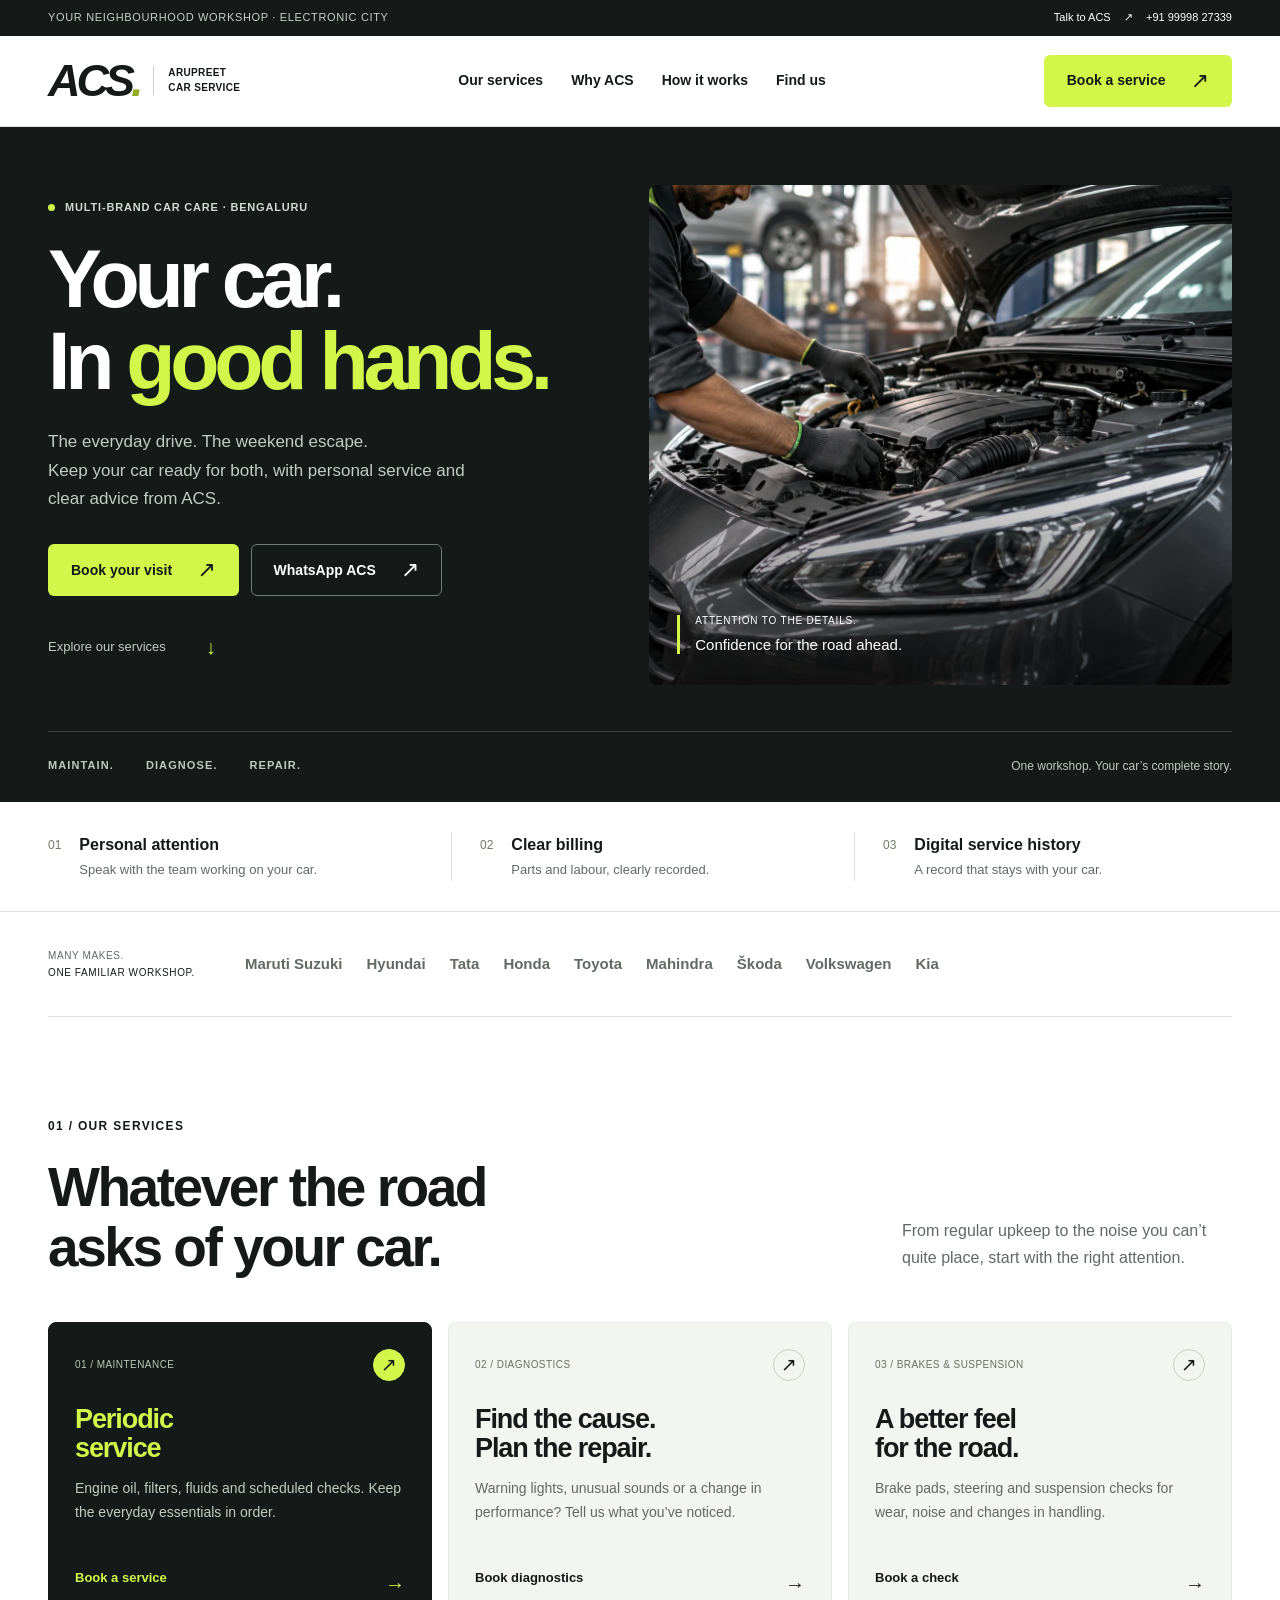
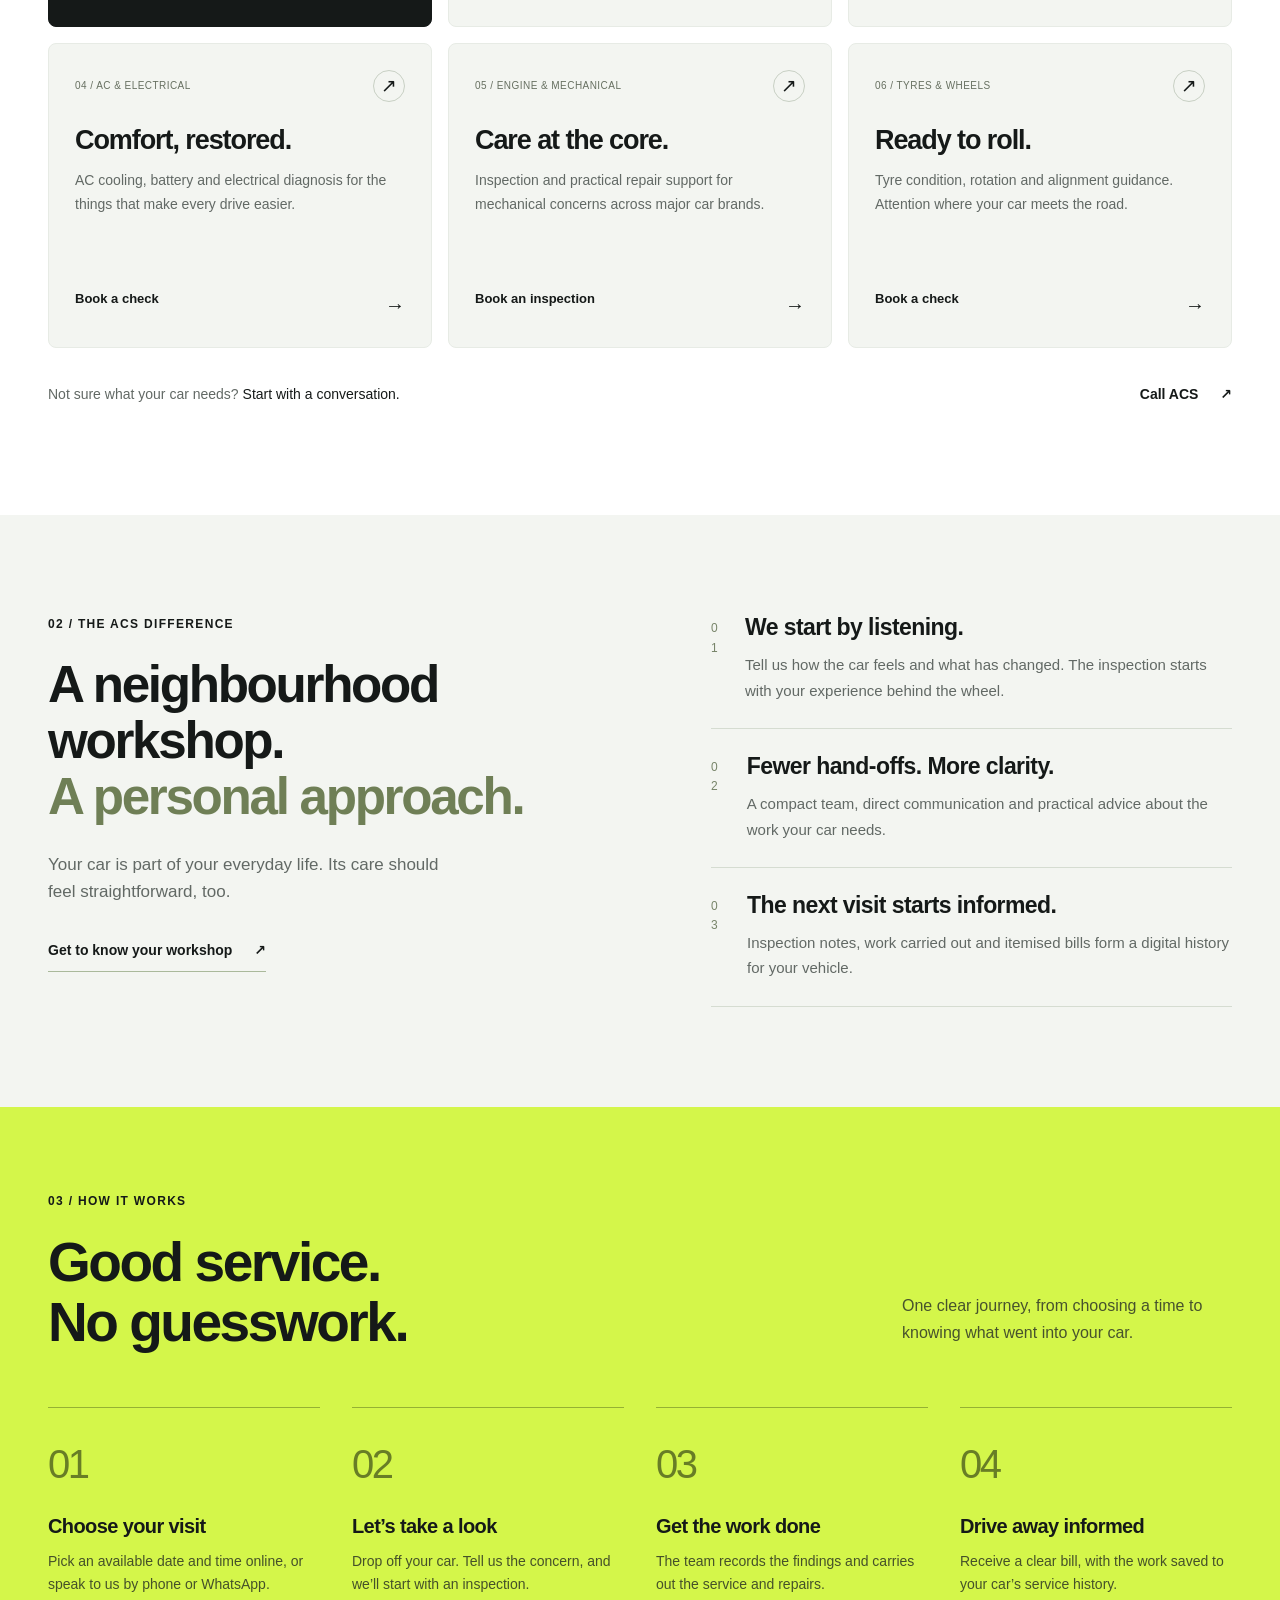
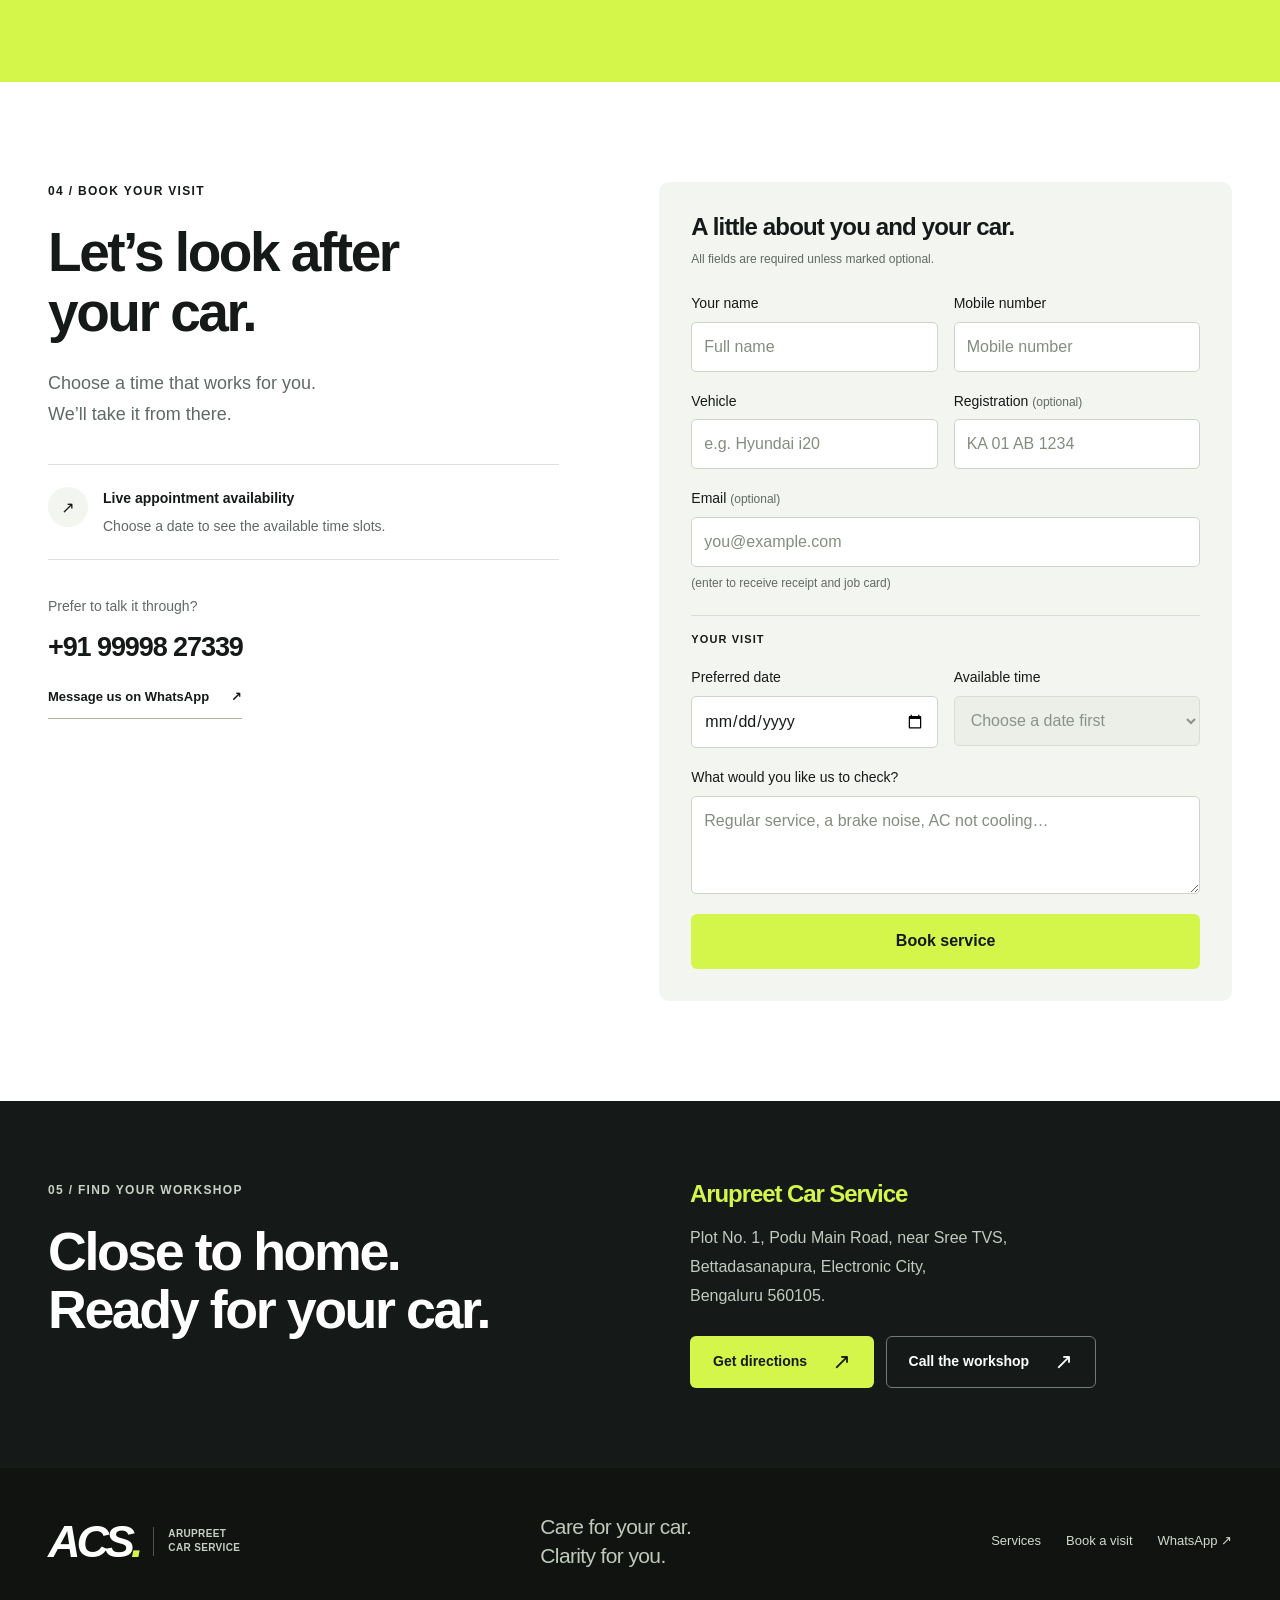
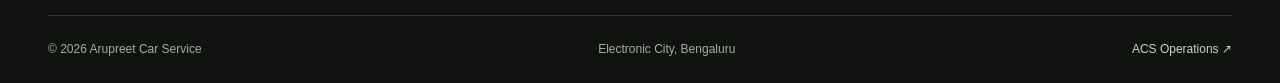
<file: index.html>
<!doctype html>
<html lang="en">
<head>
<meta charset="utf-8"><meta name="viewport" content="width=device-width, initial-scale=1">
<meta name="theme-color" content="#151918">
<title>ACS | Car Service & Repair in Electronic City, Bengaluru</title>
<meta name="description" content="Multi-brand car service in Electronic City. Book maintenance, diagnostics, brakes and AC repairs with Arupreet Car Service. Clear billing and digital service history.">
<link rel="stylesheet" href="public.css">
</head>
<body class="site-body">
<a class="skip-link" href="#main">Skip to content</a>
<div class="location-bar"><div class="container"><span>YOUR NEIGHBOURHOOD WORKSHOP · ELECTRONIC CITY</span><a href="tel:+919999827339">Talk to ACS <span aria-hidden="true">↗</span> +91 99998 27339</a></div></div>
<header class="site-nav">
<a class="identity" href="#top" aria-label="Arupreet Car Service home"><span class="wordmark">ACS<span>.</span></span><span class="identity-name">ARUPREET<br>CAR SERVICE</span></a>
<button class="menu-toggle button secondary" type="button" aria-controls="siteMenu" aria-expanded="false">Menu <span aria-hidden="true">☰</span></button>
<nav id="siteMenu" aria-label="Main navigation"><a href="#services">Our services</a><a href="#why">Why ACS</a><a href="#process">How it works</a><a href="#contact">Find us</a></nav>
<a class="button primary nav-book" href="#booking">Book a service <span aria-hidden="true">↗</span></a>
</header>
<main id="main">
<section class="hero" id="top" aria-labelledby="heroTitle"><div class="container hero-grid">
<div class="hero-copy"><p class="eyebrow"><span class="signal" aria-hidden="true"></span> MULTI-BRAND CAR CARE · BENGALURU</p><h1 id="heroTitle">Your car.<br>In <em>good hands.</em></h1><p class="hero-description">The everyday drive. The weekend escape.<br class="desktop-break"> Keep your car ready for both, with personal service and clear advice from ACS.</p><div class="hero-actions"><a class="button primary" href="#booking">Book your visit <span aria-hidden="true">↗</span></a><a class="button outline" data-wa-link target="_blank" rel="noopener">WhatsApp ACS <span aria-hidden="true">↗</span></a></div><a class="hero-explore" href="#services">Explore our services <span aria-hidden="true">↓</span></a></div>
<div class="hero-visual"><img src="assets/images/acs-care-hero.webp" alt="Illustrative close-up of a technician inspecting a car engine" width="1536" height="1024" fetchpriority="high"><div class="photo-caption"><span class="caption-rule"></span><span>ATTENTION TO THE DETAILS.<br><b>Confidence for the road ahead.</b></span></div></div>
</div><div class="hero-bottom container"><span>MAINTAIN.</span><span>DIAGNOSE.</span><span>REPAIR.</span><span class="hero-bottom-note">One workshop. Your car’s complete story.</span></div></section>
<section class="assurance-strip" aria-label="The ACS approach"><div class="container assurance-grid"><div><span class="assurance-symbol" aria-hidden="true">01</span><p><b>Personal attention</b><span>Speak with the team working on your car.</span></p></div><div><span class="assurance-symbol" aria-hidden="true">02</span><p><b>Clear billing</b><span>Parts and labour, clearly recorded.</span></p></div><div><span class="assurance-symbol" aria-hidden="true">03</span><p><b>Digital service history</b><span>A record that stays with your car.</span></p></div></div></section>
<section class="brand-section container" aria-label="Car brands serviced"><p>MANY MAKES.<br><b>ONE FAMILIAR WORKSHOP.</b></p><div class="brand-list"><span>Maruti Suzuki</span><span>Hyundai</span><span>Tata</span><span>Honda</span><span>Toyota</span><span>Mahindra</span><span>Škoda</span><span>Volkswagen</span><span>Kia</span></div></section>
<section class="section container" id="services"><div class="section-heading"><div><p class="eyebrow">01 / OUR SERVICES</p><h2>Whatever the road<br>asks of your car.</h2></div><p>From regular upkeep to the noise you can’t quite place, start with the right attention.</p></div>
<div class="service-grid">
<a class="service-card featured" href="#booking" data-service="Periodic service"><div class="service-card-top"><span>01 / MAINTENANCE</span><span class="service-arrow" aria-hidden="true">↗</span></div><h3>Periodic<br>service</h3><p>Engine oil, filters, fluids and scheduled checks. Keep the everyday essentials in order.</p><span class="service-link">Book a service <span aria-hidden="true">→</span></span></a>
<a class="service-card" href="#booking" data-service="Diagnostics and repair"><div class="service-card-top"><span>02 / DIAGNOSTICS</span><span class="service-arrow" aria-hidden="true">↗</span></div><h3>Find the cause.<br>Plan the repair.</h3><p>Warning lights, unusual sounds or a change in performance? Tell us what you’ve noticed.</p><span class="service-link">Book diagnostics <span aria-hidden="true">→</span></span></a>
<a class="service-card" href="#booking" data-service="Brakes and suspension"><div class="service-card-top"><span>03 / BRAKES & SUSPENSION</span><span class="service-arrow" aria-hidden="true">↗</span></div><h3>A better feel<br>for the road.</h3><p>Brake pads, steering and suspension checks for wear, noise and changes in handling.</p><span class="service-link">Book a check <span aria-hidden="true">→</span></span></a>
<a class="service-card" href="#booking" data-service="AC and electrical"><div class="service-card-top"><span>04 / AC & ELECTRICAL</span><span class="service-arrow" aria-hidden="true">↗</span></div><h3>Comfort, restored.</h3><p>AC cooling, battery and electrical diagnosis for the things that make every drive easier.</p><span class="service-link">Book a check <span aria-hidden="true">→</span></span></a>
<a class="service-card" href="#booking" data-service="Engine and mechanical repair"><div class="service-card-top"><span>05 / ENGINE & MECHANICAL</span><span class="service-arrow" aria-hidden="true">↗</span></div><h3>Care at the core.</h3><p>Inspection and practical repair support for mechanical concerns across major car brands.</p><span class="service-link">Book an inspection <span aria-hidden="true">→</span></span></a>
<a class="service-card" href="#booking" data-service="Tyres and wheel care"><div class="service-card-top"><span>06 / TYRES & WHEELS</span><span class="service-arrow" aria-hidden="true">↗</span></div><h3>Ready to roll.</h3><p>Tyre condition, rotation and alignment guidance. Attention where your car meets the road.</p><span class="service-link">Book a check <span aria-hidden="true">→</span></span></a>
</div><div class="service-help"><p>Not sure what your car needs? <b>Start with a conversation.</b></p><a href="tel:+919999827339">Call ACS <span aria-hidden="true">↗</span></a></div></section>
<section class="why-section" id="why"><div class="container why-grid"><div><p class="eyebrow">02 / THE ACS DIFFERENCE</p><h2>A neighbourhood<br>workshop.<br><em>A personal approach.</em></h2><p class="why-intro">Your car is part of your everyday life. Its care should feel straightforward, too.</p><a class="text-link" href="#booking">Get to know your workshop <span aria-hidden="true">↗</span></a></div><div class="why-details"><article><span aria-hidden="true">01</span><div><h3>We start by listening.</h3><p>Tell us how the car feels and what has changed. The inspection starts with your experience behind the wheel.</p></div></article><article><span aria-hidden="true">02</span><div><h3>Fewer hand-offs. More clarity.</h3><p>A compact team, direct communication and practical advice about the work your car needs.</p></div></article><article><span aria-hidden="true">03</span><div><h3>The next visit starts informed.</h3><p>Inspection notes, work carried out and itemised bills form a digital history for your vehicle.</p></div></article></div></div></section>
<section class="process-section" id="process"><div class="container"><div class="section-heading"><div><p class="eyebrow">03 / HOW IT WORKS</p><h2>Good service.<br>No guesswork.</h2></div><p>One clear journey, from choosing a time to knowing what went into your car.</p></div><div class="process-grid"><article><span>01</span><h3>Choose your visit</h3><p>Pick an available date and time online, or speak to us by phone or WhatsApp.</p></article><article><span>02</span><h3>Let’s take a look</h3><p>Drop off your car. Tell us the concern, and we’ll start with an inspection.</p></article><article><span>03</span><h3>Get the work done</h3><p>The team records the findings and carries out the service and repairs.</p></article><article><span>04</span><h3>Drive away informed</h3><p>Receive a clear bill, with the work saved to your car’s service history.</p></article></div></div></section>
<section class="section container booking-section" id="booking"><div class="booking-intro"><p class="eyebrow">04 / BOOK YOUR VISIT</p><h2>Let’s look after<br>your car.</h2><p>Choose a time that works for you.<br>We’ll take it from there.</p><div class="booking-explainer"><span aria-hidden="true">↗</span><p><b>Live appointment availability</b><span>Choose a date to see the available time slots.</span></p></div><div class="booking-alternative"><p>Prefer to talk it through?</p><a class="booking-phone" href="tel:+919999827339">+91 99998 27339</a><a class="text-link" data-wa-link target="_blank" rel="noopener">Message us on WhatsApp <span aria-hidden="true">↗</span></a></div></div>
<form class="booking-form" id="bookingForm"><div class="form-heading"><h3>A little about you and your car.</h3><p>All fields are required unless marked optional.</p></div><label>Your name<input required name="name" autocomplete="name" placeholder="Full name"></label><label>Mobile number<input required type="tel" name="phone" autocomplete="tel" placeholder="Mobile number"></label><label>Vehicle<input required name="vehicle" placeholder="e.g. Hyundai i20"></label><label>Registration <span class="optional-label">(optional)</span><input name="registration" placeholder="KA 01 AB 1234" autocapitalize="characters"></label><label class="wide">Email <span class="optional-label">(optional)</span><input type="email" name="email" autocomplete="email" aria-describedby="emailHelp" placeholder="you@example.com"><small id="emailHelp">(enter to receive receipt and job card)</small></label><div class="form-divider wide">YOUR VISIT</div><label>Preferred date<input required type="date" name="date"></label><label>Available time<select name="time" required disabled aria-describedby="slotMsg"><option value="">Choose a date first</option></select></label><p class="form-msg wide" id="slotMsg" role="status"></p><label class="wide">What would you like us to check?<textarea required name="issue" rows="3" placeholder="Regular service, a brake noise, AC not cooling…"></textarea></label><button class="button primary wide" type="submit">Book service</button><p class="form-msg wide" id="bookingMsg" role="status" aria-live="polite"></p></form></section>
<section class="contact-section" id="contact"><div class="container contact-grid"><div><p class="eyebrow">05 / FIND YOUR WORKSHOP</p><h2>Close to home.<br>Ready for your car.</h2></div><div class="contact-details"><h3>Arupreet Car Service</h3><address>Plot No. 1, Podu Main Road, near Sree TVS,<br>Bettadasanapura, Electronic City,<br>Bengaluru 560105.</address><div class="contact-actions"><a class="button primary" target="_blank" rel="noopener" href="https://www.google.com/maps/search/?api=1&query=Arupreet+Car+Service+Electronic+City">Get directions <span aria-hidden="true">↗</span></a><a class="button outline" href="tel:+919999827339">Call the workshop <span aria-hidden="true">↗</span></a></div></div></div></section>
</main>
<footer class="site-footer"><div class="container footer-main"><a class="identity" href="#top"><span class="wordmark">ACS<span>.</span></span><span class="identity-name">ARUPREET<br>CAR SERVICE</span></a><p>Care for your car.<br>Clarity for you.</p><div><a href="#services">Services</a><a href="#booking">Book a visit</a><a data-wa-link target="_blank" rel="noopener">WhatsApp ↗</a></div></div><div class="container footer-bottom"><span>© 2026 Arupreet Car Service</span><span>Electronic City, Bengaluru</span><a href="auth.html">ACS Operations <span aria-hidden="true">↗</span></a></div></footer>
<div class="mobile-contact" aria-label="Quick contact"><a href="tel:+919999827339">Call ACS</a><a href="#booking">Book a service <span aria-hidden="true">↗</span></a></div>
<script src="config.js"></script><script src="lib/runtime.js"></script><script src="lib/api.js"></script><script src="lib/whatsapp.js"></script><script src="lib/slots.js"></script><script src="site.js"></script><script src="mobile.js"></script><script src="public.js"></script>
</body></html>
</file>
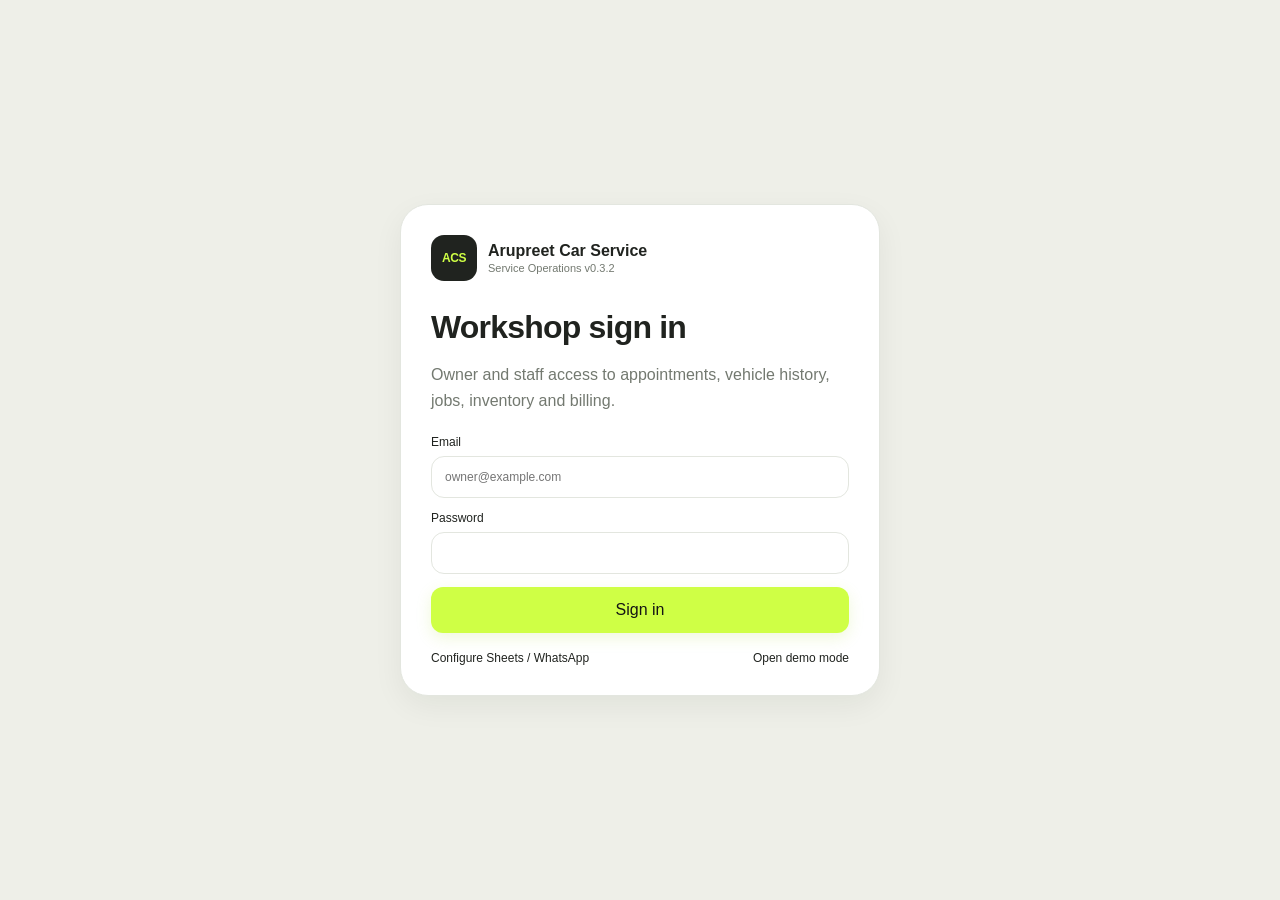
<file: app.html>
<!doctype html><html lang="en"><head><meta charset="utf-8"><meta name="viewport" content="width=device-width,initial-scale=1"><title>ACS Service Operations</title><link rel="stylesheet" href="styles.css"></head><body class="app-body"><aside class="sidebar" id="operationsMenu"><a class="app-brand" href="app.html"><span class="brand-mark">ACS</span><span><b>Arupreet Car Service</b><small>Service Operations</small></span></a><nav id="appNav"><button class="active" data-view="dashboard">⌂ <span>Dashboard</span></button><button data-view="appointments">◷ <span>Appointments</span></button><button data-view="vehicles">◇ <span>Customers & Vehicles</span></button><button data-view="jobs">⌁ <span>Inspection / Jobs</span></button><button data-view="inventory">□ <span>Inventory</span></button><button data-view="billing">₹ <span>Billing</span></button><button data-view="whatsapp">◉ <span>WhatsApp</span></button><button data-view="reports">▥ <span>Reports</span></button><button data-view="settings">⚙ <span>Settings</span></button></nav><div class="sidebar-foot"><a href="index.html">← Public website</a><small id="runtimeMode">v0.4.0</small></div></aside><main class="app-main"><header class="app-top"><button class="btn ghost menu-toggle" type="button" aria-controls="operationsMenu" aria-expanded="false">Menu</button><div><small id="appDate"></small><h1 id="viewTitle">Dashboard</h1></div><div class="top-actions"><button class="btn ghost" id="signOutBtn">Sign out</button><button class="btn primary" id="quickAdd">+ New service</button><button class="sync-corner" id="syncBtn" type="button" aria-label="Sync now" title="Automatic sync is on"><span class="sync-dot"></span><span class="sync-glyph">↻</span></button></div></header><section id="appContent"><div class="panel"><div class="empty">Loading ACS Operations…</div></div></section></main><div class="modal-backdrop hidden" id="modalBackdrop"><div class="modal" id="modal"></div></div><div id="toast" class="toast"></div><script src="config.js"></script><script src="lib/runtime.js"></script><script src="lib/api.js"></script><script src="lib/whatsapp.js"></script><script src="lib/data.js"></script><script src="lib/slots.js"></script><script src="lib/documents.js"></script><script src="app.js"></script><script src="mobile.js"></script></body></html>
</file>
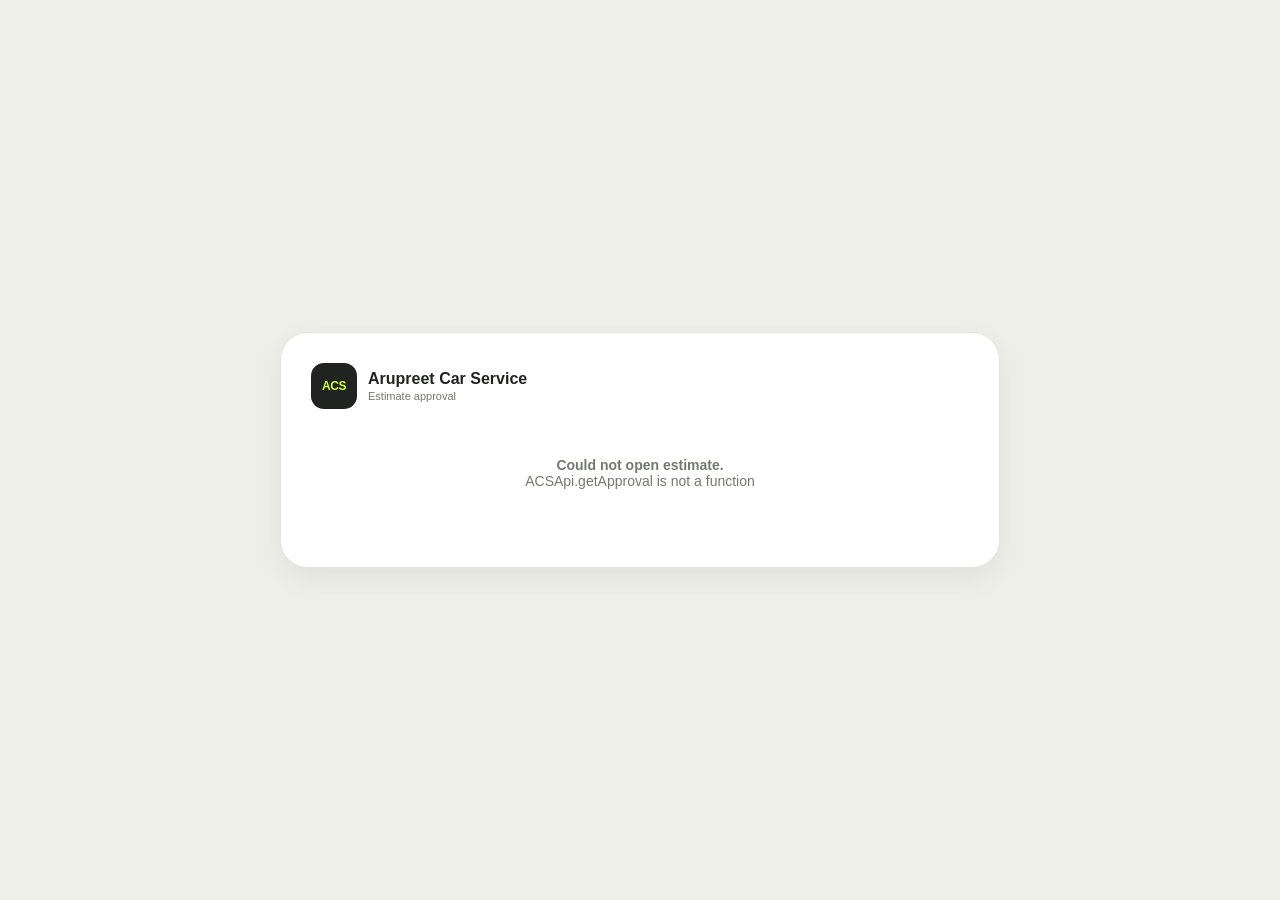
<file: approve.html>
<!doctype html><html lang="en"><head><meta charset="utf-8"><meta name="viewport" content="width=device-width,initial-scale=1"><title>ACS Estimate Approval</title><link rel="stylesheet" href="styles.css"></head><body class="auth-body"><div class="approval-card"><div class="brand"><span class="brand-mark">ACS</span><span><b>Arupreet Car Service</b><small>Estimate approval</small></span></div><div id="approvalContent"><div class="empty">Loading estimate…</div></div></div><script src="config.js"></script><script src="lib/runtime.js"></script><script src="lib/api.js"></script><script src="approve.js"></script></body></html>
</file>
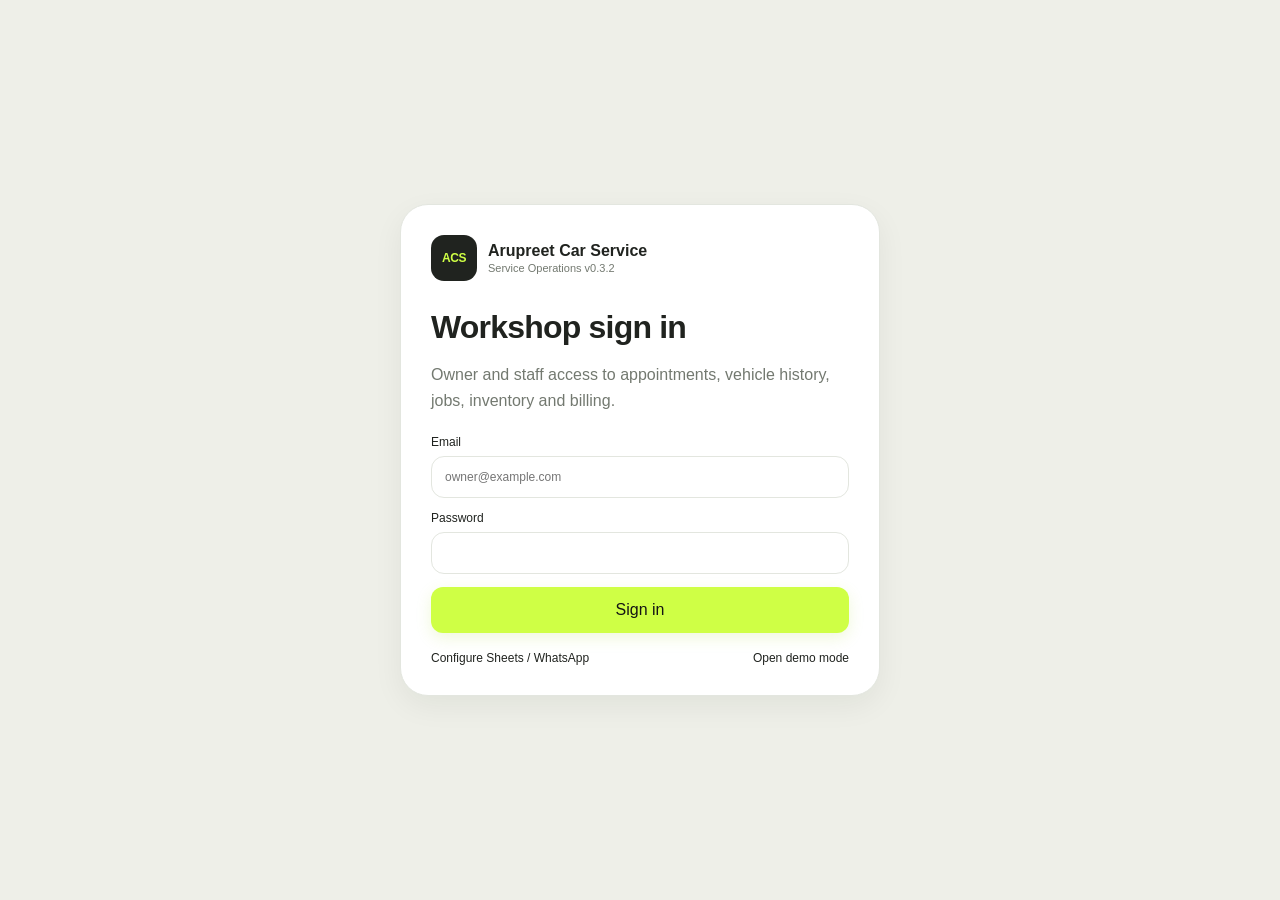
<file: auth.html>
<!doctype html><html lang="en"><head><meta charset="utf-8"><meta name="viewport" content="width=device-width,initial-scale=1"><title>Sign in · ACS Operations</title><link rel="stylesheet" href="styles.css"></head><body class="auth-body"><div class="auth-card"><a class="brand" href="index.html"><span class="brand-mark">ACS</span><span><b>Arupreet Car Service</b><small>Service Operations v0.3.2</small></span></a><h1>Workshop sign in</h1><p id="authIntro">Owner and staff access to appointments, vehicle history, jobs, inventory and billing.</p><form id="authForm" class="stack-form"><label>Email<input type="email" name="email" required placeholder="owner@example.com"></label><label>Password<input type="password" name="password" required minlength="6"></label><button class="btn primary big">Sign in</button></form><p class="form-msg" id="authMsg"></p><div class="auth-links"><a href="setup.html">Configure Sheets / WhatsApp</a><a href="app.html?demo=1">Open demo mode</a></div></div><script src="config.js"></script><script src="lib/runtime.js"></script><script src="lib/api.js"></script><script src="auth.js"></script></body></html>
</file>
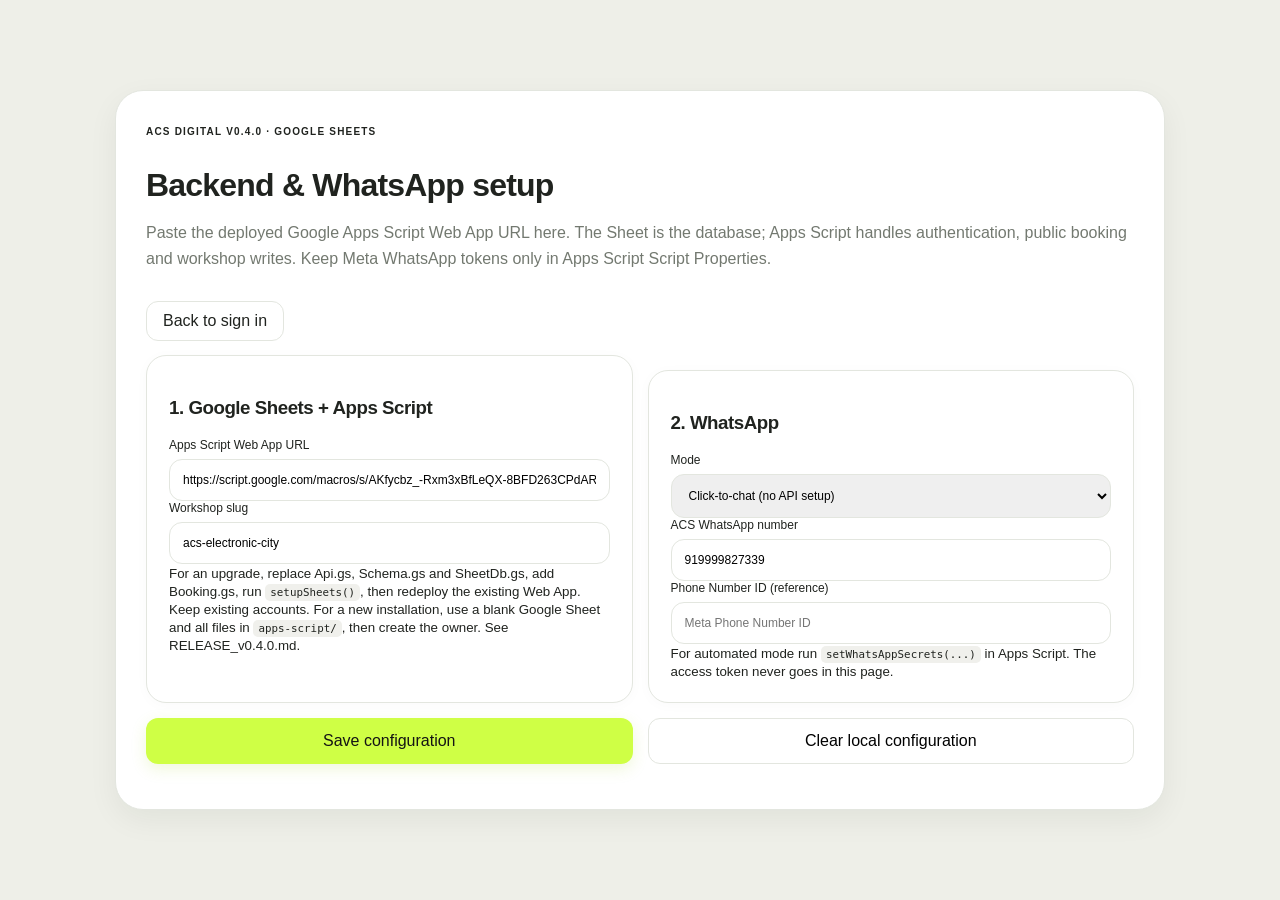
<file: setup.html>
<!doctype html><html lang="en"><head><meta charset="utf-8"><meta name="viewport" content="width=device-width,initial-scale=1"><title>ACS Digital Setup</title><link rel="stylesheet" href="styles.css"></head><body class="auth-body"><div class="setup-card"><div class="section-toolbar"><div><span class="kicker">ACS Digital v0.4.0 · Google Sheets</span><h1>Backend & WhatsApp setup</h1><p>Paste the deployed Google Apps Script Web App URL here. The Sheet is the database; Apps Script handles authentication, public booking and workshop writes. Keep Meta WhatsApp tokens only in Apps Script Script Properties.</p></div><a class="btn ghost" href="auth.html">Back to sign in</a></div><form id="setupForm" class="setup-grid"><section class="panel"><h3>1. Google Sheets + Apps Script</h3><label>Apps Script Web App URL<input name="appsScriptUrl" placeholder="https://script.google.com/macros/s/.../exec"></label><label>Workshop slug<input name="workshopSlug" value="acs-electronic-city"></label><small>For an upgrade, replace Api.gs, Schema.gs and SheetDb.gs, add Booking.gs, run <code>setupSheets()</code>, then redeploy the existing Web App. Keep existing accounts. For a new installation, use a blank Google Sheet and all files in <code>apps-script/</code>, then create the owner. See RELEASE_v0.4.0.md.</small></section><section class="panel"><h3>2. WhatsApp</h3><label>Mode<select name="whatsappMode"><option value="click_to_chat">Click-to-chat (no API setup)</option><option value="meta_cloud_api">Meta WhatsApp Cloud API (automated)</option></select></label><label>ACS WhatsApp number<input name="businessPhone" value="919999827339"></label><label>Phone Number ID (reference)<input name="phoneNumberId" placeholder="Meta Phone Number ID"></label><small>For automated mode run <code>setWhatsAppSecrets(...)</code> in Apps Script. The access token never goes in this page.</small></section><button class="btn primary big" type="submit">Save configuration</button><button class="btn ghost big" type="button" id="clearSetup">Clear local configuration</button><p id="setupMsg" class="form-msg"></p></form></div><script src="config.js"></script><script src="lib/runtime.js"></script><script src="lib/api.js"></script><script src="setup.js"></script></body></html>
</file>
<file: public.css>
/* Public ACS website. Isolated from Operations styles and print layouts. */
:root{--ink:#151918;--paper:#fff;--lime:#d4f64a;--muted:#626965;--line:#dce1dc;--soft:#f3f5f1;--font:Arial,Helvetica,system-ui,sans-serif}
*{box-sizing:border-box}html{scroll-behavior:smooth;scroll-padding-top:110px}body{margin:0;color:var(--ink);background:var(--paper);font-family:var(--font);font-size:16px;line-height:1.6;-webkit-font-smoothing:antialiased}a{color:inherit;text-decoration:none}button,input,textarea,select{font:inherit}button,a,input,select,textarea{-webkit-tap-highlight-color:transparent}img{display:block;max-width:100%;height:auto}button,a{touch-action:manipulation}button{cursor:pointer}h1,h2,h3,p{margin:0}h1,h2,h3{line-height:1.08;letter-spacing:-.045em}h2{font-size:clamp(38px,4.3vw,62px);font-weight:600}h3{font-size:25px;font-weight:600}em{font-style:normal}a:focus-visible,button:focus-visible{outline:3px solid #7a9725;outline-offset:5px}.container{width:min(1280px,calc(100% - 96px));margin-inline:auto}.section{padding-block:100px}.eyebrow{font-size:12px;font-weight:700;letter-spacing:.11em;line-height:1.6;margin-bottom:22px}.button{display:inline-flex;align-items:center;justify-content:center;gap:25px;min-height:52px;padding:14px 22px;font-size:14px;font-weight:700;border:1px solid transparent;border-radius:6px;line-height:1.4;transition:background .18s,transform .18s}.button span{font-size:22px;font-weight:400;line-height:1}.button.primary{background:var(--lime);color:var(--ink)}.button.primary:hover{background:#c1e433}.button.outline{border-color:#737b75;color:#fff;background:transparent}.button.outline:hover{background:#2d3430}.button.secondary{background:#fff;border-color:var(--line)}.button:disabled{opacity:.6;cursor:wait}.skip-link{position:fixed;top:8px;left:8px;z-index:200;background:var(--lime);padding:12px;transform:translateY(-160%)}.skip-link:focus{transform:none}
.location-bar{background:var(--ink);color:#c9d0c9;padding:9px 0;font-size:11px;letter-spacing:.06em}.location-bar .container{display:flex;justify-content:space-between;gap:16px}.location-bar a{color:#fff;letter-spacing:0}.location-bar a span{margin-inline:10px}.site-nav{display:flex;align-items:center;gap:30px;justify-content:space-between;padding:19px max(48px,calc((100vw - 1280px)/2));position:sticky;top:0;z-index:30;background:rgba(255,255,255,.97);border-bottom:1px solid var(--line)}.identity{display:flex;align-items:center;gap:14px;flex-shrink:0}.wordmark{font-size:45px;font-weight:900;font-style:italic;letter-spacing:-.09em;line-height:1}.wordmark>span{color:#91ae25}.identity-name{font-size:10px;line-height:1.45;font-weight:800;letter-spacing:.035em;border-left:1px solid #c9ceca;padding-left:14px}.site-nav nav{display:flex;align-items:center;gap:28px;font-size:14px;font-weight:600}.site-nav nav a{padding-block:10px;position:relative}.site-nav nav a:hover{color:#667d16}.nav-book{white-space:nowrap}.menu-toggle{display:none}
.hero{background:var(--ink);color:#fff;padding-top:40px}.hero-grid{display:grid;grid-template-columns:1.05fr 1.1fr;gap:45px;align-items:center}.hero-copy{padding:32px 0 40px}.hero .eyebrow{color:#d2d8d2;font-size:11px;letter-spacing:.075em;display:flex;align-items:center;gap:10px}.signal{height:7px;width:7px;flex-shrink:0;border-radius:50%;background:var(--lime)}.hero h1{font-size:clamp(60px,6.3vw,90px);font-weight:600;letter-spacing:-.065em;line-height:1.02}.hero h1 em{color:var(--lime)}.hero-description{font-size:17px;color:#c4cbc5;max-width:440px;margin:25px 0 30px;line-height:1.7}.hero-actions{display:flex;gap:12px;flex-wrap:wrap}.hero-explore{display:flex;align-items:center;gap:40px;font-size:13px;margin-top:35px;color:#c3cac3;width:fit-content}.hero-explore span{color:var(--lime);font-size:20px}.hero-visual{position:relative;height:500px;min-width:0;border-radius:8px;overflow:hidden;isolation:isolate}.hero-visual>img{width:100%;height:100%;object-fit:cover;object-position:57% center}.hero-visual::after{content:"";position:absolute;inset:50% 0 0;background:linear-gradient(transparent,rgba(0,0,0,.65));z-index:0}.photo-caption{position:absolute;bottom:28px;left:28px;right:22px;display:flex;align-items:center;gap:15px;font-size:10px;letter-spacing:.08em;z-index:1}.caption-rule{width:3px;height:39px;background:var(--lime)}.photo-caption b{font-weight:400;font-size:15px;letter-spacing:0;display:block;margin-top:4px}.hero-bottom{display:flex;gap:32px;padding-block:25px;margin-top:28px;border-top:1px solid #3a413b;font-size:11px;letter-spacing:.1em;font-weight:600;color:#c1c8c1}.hero-bottom-note{margin-left:auto;letter-spacing:0;font-size:12px;font-weight:400}
.assurance-strip{border-bottom:1px solid var(--line)}.assurance-grid{display:grid;grid-template-columns:repeat(3,minmax(0,1fr));padding-block:30px;gap:25px}.assurance-grid>div{display:flex;gap:18px;align-items:center}.assurance-grid>div+div{border-left:1px solid var(--line);padding-left:28px}.assurance-symbol{color:#707c66;font-size:12px;align-self:flex-start;margin-top:4px}.assurance-grid b{display:block;font-size:16px;font-weight:600}.assurance-grid p span{display:block;color:var(--muted);font-size:13px;margin-top:3px}.brand-section{display:flex;gap:50px;align-items:center;padding-block:35px;border-bottom:1px solid var(--line)}.brand-section>p{font-size:10px;letter-spacing:.06em;line-height:1.7;flex-shrink:0;color:var(--muted)}.brand-section>p b{font-weight:500;color:var(--ink)}.brand-list{display:flex;flex-wrap:wrap;gap:12px 24px;align-items:center;color:#626a64;font-size:15px;font-weight:700}
.section-heading{display:flex;justify-content:space-between;gap:60px;align-items:flex-end;margin-bottom:45px}.section-heading>p{max-width:330px;color:var(--muted);line-height:1.7;padding-bottom:6px}.service-grid{display:grid;grid-template-columns:repeat(3,minmax(0,1fr));gap:16px}.service-card{background:var(--soft);border:1px solid #e7ebe5;border-radius:8px;padding:26px;display:flex;flex-direction:column;min-height:305px;transition:background .18s,border-color .18s}.service-card:hover{background:#eaf0e2;border-color:#bac99a}.service-card-top{display:flex;justify-content:space-between;align-items:center;gap:8px;font-size:10px;letter-spacing:.045em;color:#677061}.service-arrow{display:grid;place-items:center;flex-shrink:0;width:32px;height:32px;border:1px solid #c8d0c4;border-radius:50%;font-size:19px;color:var(--ink)}.service-card h3{font-size:27px;margin:24px 0 14px;letter-spacing:-.04em}.service-card p{color:var(--muted);font-size:14px;line-height:1.7;margin-bottom:22px}.service-link{display:flex;justify-content:space-between;gap:10px;font-size:13px;font-weight:600;margin-top:auto}.service-link>span{font-size:20px}.service-card.featured{background:var(--ink);border-color:var(--ink);color:#fff}.service-card.featured:hover{background:#273028}.featured .service-card-top{color:#bdc7b7}.featured h3{color:var(--lime)}.featured p{color:#c3cbc1}.featured .service-arrow{background:var(--lime);border-color:var(--lime)}.featured .service-link{color:var(--lime)}.service-help{display:flex;align-items:center;justify-content:space-between;gap:20px;padding:25px 0 0;color:var(--muted);font-size:14px}.service-help b{color:var(--ink);font-weight:500}.service-help a{font-weight:600;color:var(--ink);padding:10px 0}.service-help a span{margin-left:18px}
.why-section{background:var(--soft);padding-block:100px}.why-grid{display:grid;grid-template-columns:1.1fr 1fr;gap:90px}.why-section h2{font-size:clamp(37px,4vw,56px);line-height:1.1}.why-section h2 em{color:#6f7f56}.why-intro{margin-top:25px;color:var(--muted);max-width:400px;font-size:17px}.text-link{display:inline-flex;gap:22px;align-items:center;font-size:14px;font-weight:600;border-bottom:1px solid #aab99b;padding:10px 0}.why-section .text-link{margin-top:24px}.why-details article{display:flex;gap:25px;padding:25px 0;border-bottom:1px solid #d5dcd1}.why-details article:first-child{padding-top:0}.why-details article>span{font-size:12px;color:#778469;padding-top:4px}.why-details h3{font-size:23px;margin-bottom:12px;letter-spacing:-.025em}.why-details p{font-size:15px;color:var(--muted);line-height:1.7}.process-section{padding-block:85px;background:var(--lime)}.process-section .section-heading>p{color:#47522d}.process-grid{display:grid;grid-template-columns:repeat(4,minmax(0,1fr));gap:32px;margin-top:55px}.process-grid article{border-top:1px solid #95b133;padding-top:24px}.process-grid article>span{font-size:40px;font-weight:400;letter-spacing:-.06em;color:#687d26}.process-grid h3{font-size:20px;letter-spacing:-.03em;margin:20px 0 12px}.process-grid p{font-size:14px;color:#455129;line-height:1.7}
.booking-section{display:grid;grid-template-columns:1fr 1.12fr;gap:100px;align-items:start}.booking-intro>p:not(.eyebrow){font-size:18px;line-height:1.7;margin-top:26px;color:var(--muted)}.booking-explainer{display:flex;gap:15px;margin:35px 0;padding:22px 0;border-block:1px solid var(--line)}.booking-explainer>span{display:grid;place-items:center;background:var(--soft);border-radius:50%;width:40px;height:40px;flex-shrink:0}.booking-explainer p b{font-size:14px;font-weight:600;display:block}.booking-explainer p span{font-size:14px;color:var(--muted);display:block;margin-top:5px}.booking-alternative>p{font-size:14px;color:var(--muted)}.booking-phone{display:block;font-size:27px;letter-spacing:-.04em;font-weight:600;margin:8px 0}.booking-alternative .text-link{font-size:13px}.booking-form{background:var(--soft);padding:32px;border-radius:10px;display:grid;grid-template-columns:repeat(2,minmax(0,1fr));gap:20px 16px;min-width:0}.form-heading{grid-column:1/-1;margin-bottom:5px}.form-heading h3{font-size:24px;letter-spacing:-.035em}.form-heading p{font-size:12px;color:var(--muted);margin-top:10px}.booking-form label{display:flex;flex-direction:column;gap:8px;font-size:14px;font-weight:500;min-width:0;line-height:1.4}.optional-label{font-size:12px;color:var(--muted)}.booking-form label .optional-label{display:contents}.booking-form input,.booking-form select,.booking-form textarea{width:100%;min-width:0;max-width:100%;min-height:50px;border:1px solid #cdd5ca;border-radius:5px;background:#fff;color:var(--ink);padding:12px;font-size:16px;line-height:1.5;outline:none}.booking-form input:focus,.booking-form select:focus,.booking-form textarea:focus{border-color:#748a43;box-shadow:0 0 0 3px #d4f64a66}.booking-form input::placeholder,.booking-form textarea::placeholder{color:#858c80}.booking-form select:disabled{background:#e9ede5;color:#60695b}.booking-form small{font-size:12px;font-weight:400;color:var(--muted)}.wide{grid-column:1/-1}.form-divider{padding-top:15px;margin-top:3px;border-top:1px solid #d8dfd4;font-size:11px;letter-spacing:.1em;font-weight:700}.form-msg{font-size:14px;color:#36572b;overflow-wrap:anywhere}.form-msg:empty{display:none}.booking-form button{width:100%;font-size:16px;min-height:55px}
.contact-section{background:var(--ink);color:#fff;padding-block:80px}.contact-grid{display:grid;grid-template-columns:1fr 1fr;gap:100px}.contact-section .eyebrow{color:#c9d1c6}.contact-section h2{font-size:clamp(36px,4.2vw,57px)}.contact-details h3{font-size:24px;color:var(--lime);margin-bottom:18px}.contact-details address{font-style:normal;font-size:16px;line-height:1.8;color:#c2cbc1}.contact-actions{display:flex;flex-wrap:wrap;gap:12px;margin-top:25px}.site-footer{background:#101310;color:#fff}.footer-main{display:flex;align-items:center;justify-content:space-between;gap:35px;padding-block:44px;border-bottom:1px solid #30372f}.site-footer .wordmark>span{color:var(--lime)}.site-footer .identity-name{border-color:#4c564b;color:#c7cec4}.footer-main>p{font-size:21px;line-height:1.4;letter-spacing:-.03em;color:#c0c9bc}.footer-main>div{display:flex;gap:25px;font-size:13px;color:#d2d9cd}.footer-main>div a{padding-block:10px}.footer-bottom{display:flex;justify-content:space-between;gap:20px;padding-block:24px;font-size:12px;color:#a3afa0}.footer-bottom a{color:#cbd5c8}.mobile-contact{display:none}
@media(min-width:1600px){.hero-visual{height:550px}}
@media(max-width:1100px){.container{width:calc(100% - 64px)}.site-nav{padding-inline:32px;gap:20px}.site-nav nav{gap:18px;font-size:13px}.identity-name{display:none}.hero-grid{gap:30px}.hero h1{font-size:65px}.hero-visual{height:480px}.hero-description{font-size:16px}.hero-actions .button{padding-inline:16px;gap:16px}.why-grid,.booking-section,.contact-grid{gap:50px}.booking-form{padding:24px}.service-card{padding:22px}.service-card h3{font-size:25px}.brand-section{gap:25px}.brand-list{gap:10px 18px;font-size:13px}}
@media(max-width:1000px){.site-nav{flex-wrap:wrap;gap:16px}.site-nav .identity{margin-right:auto}.menu-toggle{display:inline-flex;order:2;min-height:46px;padding:10px 16px}.nav-book{order:1;min-height:46px}.site-nav nav{display:none;order:3;flex-basis:100%;flex-wrap:wrap;gap:6px}.nav-open .site-nav nav{display:flex}.site-nav nav a{padding:12px 16px;background:var(--soft);border-radius:5px;font-size:14px}.hero-grid{grid-template-columns:1fr 1fr}.hero h1{font-size:clamp(44px,6.4vw,63px)}.hero-copy{padding-block:10px}.hero .eyebrow{font-size:10px}.hero-actions{gap:10px}.hero-actions .button{flex:1 1 100%}.hero-explore{margin-top:20px}.hero-visual{height:480px}.hero-bottom{gap:20px}.assurance-grid{gap:18px}.assurance-grid>div{gap:10px}.assurance-grid>div+div{padding-left:18px}.assurance-grid b{font-size:14px}.assurance-grid p span{font-size:12px}.section-heading{gap:35px}.section-heading>p{max-width:260px}.service-grid{grid-template-columns:repeat(2,minmax(0,1fr))}.service-card{min-height:300px}.why-grid{gap:35px}.why-section h2{font-size:40px}.process-grid{grid-template-columns:repeat(2,minmax(0,1fr));gap:35px}.booking-section{grid-template-columns:1fr 1.2fr;gap:35px}.booking-form{grid-template-columns:1fr}.contact-actions .button{width:100%}.footer-main{flex-wrap:wrap}.footer-main>div{flex-wrap:wrap}}
@media(max-width:650px){html{scroll-padding-top:90px}.container{width:calc(100% - 40px)}.section{padding-block:58px}.location-bar{padding:8px 0}.location-bar .container{justify-content:center}.location-bar span{font-size:9px;letter-spacing:.045em}.location-bar a{display:none}.site-nav{padding:14px 20px;gap:12px}.wordmark{font-size:37px}.site-nav .identity-name{display:block;font-size:8px;padding-left:10px}.identity{gap:10px}.nav-book{display:none}.menu-toggle{font-size:13px;padding:10px 13px;gap:12px}.menu-toggle span{font-size:16px}.site-nav nav{gap:8px;display:none}.site-nav nav a{flex:1 1 40%;text-align:center}.hero{padding-top:28px}.hero-grid{grid-template-columns:minmax(0,1fr);gap:26px}.hero-copy{padding:0}.hero .eyebrow{font-size:10px;letter-spacing:.04em;margin-bottom:22px}.hero h1{font-size:clamp(48px,12.6vw,72px);line-height:1.02}.hero-description{font-size:16px;line-height:1.65;margin:22px 0 25px;max-width:none}.desktop-break{display:none}.hero-actions{flex-direction:column}.hero-actions .button{flex:auto;min-height:50px;justify-content:space-between;padding-inline:20px}.hero-explore{font-size:13px;margin-top:22px;gap:20px}.hero-visual{height:auto;aspect-ratio:4/3;border-radius:6px}.hero-visual>img{object-position:center;height:100%}.photo-caption{left:18px;bottom:20px;font-size:9px}.photo-caption b{font-size:12px}.hero-bottom{padding-block:22px;margin-top:24px;gap:17px;flex-wrap:wrap;font-size:10px}.hero-bottom-note{flex-basis:100%;margin:0;font-size:12px;padding-top:1px}.assurance-grid{grid-template-columns:1fr;padding-block:8px;gap:0}.assurance-grid>div{padding:18px 0;gap:18px}.assurance-grid>div+div{border-left:0;border-top:1px solid var(--line);padding-left:0}.assurance-grid b{font-size:15px}.assurance-grid p span{font-size:13px}.brand-section{padding-block:24px;flex-direction:column;align-items:flex-start;gap:15px}.brand-section>p br{display:none}.brand-section>p b{margin-left:7px}.brand-list{font-size:13px;gap:9px 19px}.eyebrow{font-size:11px;margin-bottom:16px}h2{font-size:40px;letter-spacing:-.05em}.section-heading{display:block;margin-bottom:28px}.section-heading>p{max-width:none;margin-top:20px;font-size:15px;line-height:1.65}.service-grid{grid-template-columns:1fr;gap:12px}.service-card{padding:22px;min-height:270px}.service-card h3{font-size:27px;margin:20px 0 12px}.service-card p{font-size:15px}.service-card-top{font-size:10px}.service-help{flex-direction:column;align-items:flex-start;gap:5px;padding-top:22px}.service-help p{font-size:14px}.service-help p b{display:block}.service-help a{min-height:44px;display:flex;align-items:center}.why-section{padding-block:58px}.why-grid{grid-template-columns:1fr;gap:35px}.why-section h2{font-size:38px}.why-intro{font-size:16px;margin-top:20px}.why-details article{gap:18px;padding-block:22px}.why-details h3{font-size:23px}.why-details p{font-size:15px}.process-section{padding-block:58px}.process-grid{grid-template-columns:1fr;gap:26px;margin-top:28px}.process-grid article{display:grid;grid-template-columns:48px 1fr;gap:0 14px;padding-top:20px}.process-grid article>span{grid-row:1/3;font-size:32px;line-height:1.3}.process-grid h3{margin:0 0 10px;font-size:21px}.process-grid p{font-size:15px}.booking-section{grid-template-columns:1fr;gap:35px}.booking-intro>p:not(.eyebrow){font-size:16px;margin-top:20px}.booking-explainer{margin:25px 0;padding:18px 0}.booking-alternative .booking-phone{font-size:25px}.booking-form{padding:22px 18px;gap:19px}.form-heading h3{font-size:23px}.form-heading p{font-size:12px}.booking-form label{font-size:14px}.booking-form input,.booking-form select,.booking-form textarea{font-size:16px}.contact-section{padding-block:55px}.contact-grid{grid-template-columns:1fr;gap:30px}.contact-section h2{font-size:38px}.contact-details h3{font-size:23px}.contact-details address{font-size:15px}.contact-actions{gap:10px}.footer-main{align-items:flex-start;gap:25px;padding-block:35px}.footer-main .identity-name{display:block}.footer-main>p{font-size:19px}.footer-main>div{width:100%;gap:22px}.footer-bottom{flex-direction:column;gap:8px;padding-block:22px}.site-footer{padding-bottom:85px}.mobile-contact{display:grid;grid-template-columns:1fr 1.6fr;position:fixed;bottom:0;left:0;right:0;z-index:35;gap:8px;padding:10px 16px calc(10px + env(safe-area-inset-bottom));background:rgba(255,255,255,.98);border-top:1px solid var(--line);box-shadow:0 -4px 20px #00000008}.mobile-contact a{display:flex;align-items:center;justify-content:center;gap:24px;min-height:46px;font-size:14px;font-weight:600;border:1px solid var(--line);border-radius:5px}.mobile-contact a:last-child{background:var(--lime);border-color:var(--lime)}body:has(#booking input:focus) .mobile-contact,body:has(#booking textarea:focus) .mobile-contact,body:has(#booking select:focus) .mobile-contact{display:none}}
@media(prefers-reduced-motion:reduce){html{scroll-behavior:auto}*{transition:none!important}}
@media print{.site-nav,.location-bar,.mobile-contact{display:none}.hero,.contact-section,.site-footer{background:white;color:black}.hero h1 em{color:inherit}.section,.why-section,.process-section{padding-block:25px}.hero-visual{height:250px}.button{border:1px solid #999}.booking-form{break-inside:avoid}}
/* Allow long names and enlarged text to reflow without clipping. */
body{overflow-wrap:anywhere}
.hero-grid>*,.why-grid>*,.booking-section>*,.contact-grid>*,.process-grid>*,.assurance-grid>*{min-width:0}
</file>
<file: styles.css>
:root{--bg:#f5f5f2;--paper:#fff;--ink:#171817;--muted:#6e716d;--line:#dedfd9;--soft:#eeeeea;--accent:#d8ff51;--blue:#e8efff;--green:#dff5e7;--amber:#fff2c8;--danger:#bf4f4f;--radius:22px;--shadow:0 18px 60px rgba(0,0,0,.08)}*{box-sizing:border-box}html{scroll-behavior:smooth}body{margin:0;font-family:Inter,ui-sans-serif,system-ui,-apple-system,BlinkMacSystemFont,"Segoe UI",sans-serif;color:var(--ink);background:var(--bg)}a{color:inherit;text-decoration:none}button,input,textarea,select{font:inherit}.btn{display:inline-flex;align-items:center;justify-content:center;gap:8px;border-radius:999px;padding:11px 17px;border:1px solid transparent;font-weight:800;cursor:pointer}.btn.primary{background:var(--accent);color:#141414}.btn.ghost{background:#fff;border-color:var(--line)}.btn.dark{background:var(--ink);color:#fff}.btn.danger{background:#fff1f1;color:#9f3030;border-color:#f1caca}.btn.big{padding:14px 22px}.btn.glass{background:rgba(255,255,255,.12);color:#fff;border-color:rgba(255,255,255,.36);backdrop-filter:blur(14px)}.brand,.app-brand{display:flex;align-items:center;gap:11px}.brand-mark{width:46px;height:46px;border-radius:14px;background:var(--ink);color:var(--accent);display:grid;place-items:center;font-size:12px;font-weight:900;letter-spacing:-.04em}.brand span:last-child,.app-brand span:last-child{display:flex;flex-direction:column}.brand small,.app-brand small{font-size:11px;color:var(--muted);margin-top:2px}.site-nav{height:76px;padding:0 4.5vw;display:flex;align-items:center;justify-content:space-between;background:rgba(245,245,242,.94);backdrop-filter:blur(18px);position:sticky;top:0;z-index:20;border-bottom:1px solid var(--line)}.site-nav nav{display:flex;gap:28px;font-size:13px;font-weight:700}.nav-actions{display:flex;gap:8px}.hero-v2{height:min(790px,86vh);min-height:640px;position:relative;overflow:hidden;margin:18px 2vw 0;border-radius:34px;color:#fff}.hero-bg{position:absolute;inset:0;width:100%;height:100%;object-fit:cover;transform:scale(1.02)}.hero-shade{position:absolute;inset:0;background:linear-gradient(90deg,rgba(9,10,9,.88) 0%,rgba(9,10,9,.64) 46%,rgba(9,10,9,.12) 100%)}.hero-content{position:relative;z-index:2;max-width:760px;padding:100px 5vw}.kicker{display:inline-block;text-transform:uppercase;letter-spacing:.14em;font-weight:900;font-size:11px}.kicker.light{color:#d9ddd7}.hero-content h1,.section h2,.dark-band h2{font-family:Georgia,"Times New Roman",serif;font-size:clamp(52px,6.1vw,88px);line-height:.98;letter-spacing:-.045em;margin:16px 0 24px}.hero-content h1 em{font-style:normal;color:var(--accent)}.hero-content>p{font-size:18px;line-height:1.7;max-width:670px;color:#d8ddd7}.hero-actions{display:flex;gap:12px;margin:30px 0}.hero-proof{display:flex;flex-wrap:wrap;gap:36px;margin-top:44px}.hero-proof span{display:flex;flex-direction:column}.hero-proof b{font-size:18px}.hero-proof small{color:#c9ccc7;margin-top:3px}.brand-strip{display:flex;overflow:auto;gap:42px;white-space:nowrap;padding:22px 4.5vw;border-bottom:1px solid var(--line);font-size:12px;font-weight:800;color:#777b75}.section{padding:100px 4.5vw}.section-head{display:flex;align-items:end;justify-content:space-between;gap:60px;margin-bottom:42px}.section-head h2,.split h2,.booking-shell h2,.contact-grid h2{font-size:clamp(42px,4.6vw,67px);margin:10px 0;line-height:1.03;letter-spacing:-.04em}.section-head>p{max-width:460px;line-height:1.75;color:var(--muted)}.cards{display:grid;gap:14px}.service-cards{grid-template-columns:repeat(3,1fr)}.service-cards article{background:#fff;border:1px solid var(--line);border-radius:22px;padding:27px;min-height:230px}.service-icon{width:48px;height:48px;border-radius:15px;background:#eff2d8;display:grid;place-items:center;font-size:22px}.service-cards h3{margin:38px 0 9px}.service-cards p{color:var(--muted);line-height:1.65;margin:0}.dark-band{margin:0 2vw;border-radius:36px;background:#171817;color:#fff;padding:100px 3vw}.section-head.light p{color:#b6bbb5}.process-grid{display:grid;grid-template-columns:repeat(4,1fr);gap:1px;border:1px solid #323431;border-radius:22px;overflow:hidden;background:#323431}.process-grid article{background:#1f201f;padding:27px;min-height:260px}.process-grid article>span{color:var(--accent);font-weight:900}.process-grid h3{margin-top:62px}.process-grid p{color:#b8bdb6;line-height:1.65}.split{display:grid;grid-template-columns:1fr 1fr;gap:70px;align-items:center}.image-frame{height:590px;border-radius:30px;overflow:hidden;background:#ddd}.image-frame img{width:100%;height:100%;object-fit:cover}.copy-block>p{font-size:17px;line-height:1.8;color:var(--muted)}.feature-list{display:grid;grid-template-columns:1fr 1fr;gap:14px;margin:28px 0}.feature-list span{font-weight:700}.copy-block blockquote{font-family:Georgia,serif;font-size:25px;line-height:1.4;border-left:3px solid var(--accent);padding-left:20px;margin:32px 0 0}.booking-shell{display:grid;grid-template-columns:.8fr 1.2fr;gap:65px;background:#eeefe8;margin:0 2vw 80px;border-radius:34px}.booking-intro>p,.contact-grid>div>p{line-height:1.75;color:var(--muted)}.capacity-note{margin-top:30px;padding:20px;border:1px solid #d7d9d0;border-radius:18px;background:rgba(255,255,255,.5);display:flex;flex-direction:column;gap:5px}.capacity-note span{font-size:13px;color:var(--muted)}.booking-form{display:grid;grid-template-columns:1fr 1fr;gap:12px}.booking-form label,.form-grid label{display:flex;flex-direction:column;gap:7px;font-size:12px;font-weight:800}.booking-form input,.booking-form textarea,.booking-form select,.form-grid input,.form-grid textarea,.form-grid select{width:100%;border:1px solid var(--line);background:#fff;border-radius:13px;padding:13px;outline:none}.booking-form input:focus,.booking-form textarea:focus,.booking-form select:focus,.form-grid input:focus,.form-grid textarea:focus,.form-grid select:focus{border-color:#92996d}.wide{grid-column:1/-1}.form-msg{margin:0;color:#2e6849;font-weight:800}.contact-grid{display:grid;grid-template-columns:1.15fr .85fr;gap:70px}.contact-card{background:#fff;border:1px solid var(--line);border-radius:22px;padding:26px;display:flex;flex-direction:column;gap:8px}.contact-card>span{text-transform:uppercase;letter-spacing:.1em;font-size:10px;font-weight:800;color:var(--muted);margin-top:8px}.contact-card>a{font-size:26px;font-weight:900}.contact-card>div{display:flex;gap:10px;margin-top:18px}footer{padding:28px 4.5vw;border-top:1px solid var(--line);display:flex;align-items:center;justify-content:space-between;font-size:13px;color:var(--muted)}
/* APP */.app-body{display:flex;min-height:100vh;background:#f2f3ef}.sidebar{width:255px;position:fixed;inset:0 auto 0 0;background:#171817;color:#fff;padding:20px 14px;display:flex;flex-direction:column;z-index:20}.app-brand{padding:5px 7px 22px;border-bottom:1px solid #30322f}.app-brand .brand-mark{background:var(--accent);color:#171817}.app-brand small{color:#92968f}.sidebar nav{display:flex;flex-direction:column;gap:5px;margin-top:18px}.sidebar nav button{display:flex;gap:10px;align-items:center;background:transparent;border:0;color:#bec2bc;border-radius:12px;padding:12px 13px;text-align:left;font-weight:750;cursor:pointer}.sidebar nav button:hover,.sidebar nav button.active{background:#2a2c29;color:#fff}.sidebar-foot{margin-top:auto;padding:10px;display:flex;flex-direction:column;gap:8px;color:#8f948d;font-size:11px}.app-main{margin-left:255px;width:calc(100% - 255px);padding:25px 32px 60px}.app-top{display:flex;align-items:center;justify-content:space-between;margin-bottom:24px}.app-top small{color:var(--muted)}.app-top h1{margin:3px 0;font-size:34px}.top-actions{display:flex;gap:9px}.metric-grid{display:grid;grid-template-columns:repeat(4,1fr);gap:12px;margin-bottom:16px}.metric{background:#fff;border:1px solid var(--line);border-radius:18px;padding:18px}.metric small{color:var(--muted)}.metric b{display:block;font-size:30px;margin-top:5px}.metric .sub{font-size:11px;color:var(--muted);margin-top:5px}.dashboard-grid{display:grid;grid-template-columns:1.35fr .85fr;gap:15px}.panel{background:#fff;border:1px solid var(--line);border-radius:20px;padding:19px}.panel+.panel{margin-top:15px}.panel-head,.section-toolbar{display:flex;align-items:center;justify-content:space-between;gap:14px;margin-bottom:14px}.panel-head h3,.section-toolbar h3{margin:0}.panel-head small,.section-toolbar small{color:var(--muted)}.workshop-board{display:grid;grid-template-columns:1fr 1fr;gap:12px}.bay{border:1px solid var(--line);background:#fafaf7;border-radius:17px;padding:14px;min-height:160px}.bay-head{font-size:10px;text-transform:uppercase;letter-spacing:.1em;color:var(--muted);font-weight:900;margin-bottom:10px}.bay-card b{display:block}.bay-card small{display:block;color:var(--muted);margin-top:4px}.job-actions{display:flex;gap:6px;margin-top:12px;flex-wrap:wrap}.tiny-btn{border:1px solid var(--line);background:#fff;border-radius:999px;padding:6px 9px;font-size:10px;font-weight:800;cursor:pointer}.status,.pill{display:inline-flex;align-items:center;border-radius:999px;padding:6px 9px;font-size:10px;font-weight:900;background:#eee}.status.requested{background:#f0f0ec}.status.confirmed,.status.ready{background:var(--blue);color:#355593}.status.inspection,.status.awaiting{background:var(--amber);color:#765b12}.status.service,.status.approved{background:var(--green);color:#2d6b4a}.status.completed,.status.paid{background:#dfeee8;color:#2b6448}.status.cancelled,.status.declined{background:#fae6e6;color:#943c3c}.timeline{display:flex;flex-direction:column}.slot{display:grid;grid-template-columns:58px 1fr;gap:10px;padding:9px 0;border-bottom:1px solid var(--line)}.slot>span{font-size:11px;color:var(--muted)}.slot b,.slot small{display:block}.slot small{color:var(--muted);margin-top:2px}.quick-grid{display:grid;grid-template-columns:1fr 1fr;gap:9px}.quick-grid button{border:1px solid var(--line);background:#fafaf7;border-radius:14px;padding:13px;text-align:left;font-weight:800;cursor:pointer}.alert{padding:12px 0;border-bottom:1px solid var(--line);display:flex;justify-content:space-between;gap:12px}.alert:last-child{border-bottom:0}.alert small{color:var(--muted)}.table-wrap{overflow:auto}.data-table{border-collapse:collapse;width:100%}.data-table th,.data-table td{padding:12px 11px;border-bottom:1px solid var(--line);text-align:left;font-size:12px;vertical-align:top}.data-table th{font-size:10px;text-transform:uppercase;letter-spacing:.08em;color:var(--muted)}.data-table tr.clickable{cursor:pointer}.data-table tr.clickable:hover{background:#f8f8f5}.right{text-align:right!important}.search-row{display:flex;gap:10px;margin-bottom:14px}.search-row input{flex:1;border:1px solid var(--line);border-radius:13px;padding:12px 14px}.empty{padding:48px 20px;text-align:center;color:var(--muted)}.low{color:var(--danger);font-weight:900}.detail-head{display:flex;align-items:flex-start;justify-content:space-between;gap:20px;margin-bottom:16px}.detail-head h2{margin:4px 0}.detail-head p{margin:0;color:var(--muted)}.detail-grid{display:grid;grid-template-columns:1fr 1fr;gap:14px}.info-card{border:1px solid var(--line);border-radius:16px;padding:15px}.info-card h4{margin:0 0 11px}.info-row{display:flex;justify-content:space-between;gap:15px;padding:6px 0}.info-row span:first-child{color:var(--muted)}.line-items{width:100%;border-collapse:collapse}.line-items td,.line-items th{padding:10px;border-bottom:1px solid var(--line);font-size:12px}.line-items th{text-align:left;color:var(--muted);font-size:10px;text-transform:uppercase}.estimate-total{text-align:right;font-size:22px;font-weight:900;margin-top:14px}.progress-steps{display:flex;gap:6px;flex-wrap:wrap}.progress-steps span{background:#f0f0ec;border-radius:999px;padding:7px 10px;font-size:10px;font-weight:800}.progress-steps span.active{background:var(--ink);color:#fff}.modal-backdrop{position:fixed;inset:0;background:rgba(0,0,0,.45);display:grid;place-items:center;z-index:50}.modal-backdrop.hidden{display:none}.modal{width:min(780px,94vw);max-height:91vh;overflow:auto;background:#fff;border-radius:24px;padding:23px;box-shadow:var(--shadow)}.modal h2{margin:0 0 5px}.modal>p{color:var(--muted);margin-top:0}.form-grid{display:grid;grid-template-columns:1fr 1fr;gap:11px}.modal-actions{display:flex;justify-content:flex-end;gap:9px;margin-top:20px}.line-editor{border:1px solid var(--line);border-radius:16px;padding:12px;margin-top:12px}.line-editor-row{display:grid;grid-template-columns:2fr .8fr .7fr .8fr auto;gap:7px;align-items:end;margin-bottom:7px}.line-editor-row button{height:42px}.toast{position:fixed;right:25px;bottom:25px;background:#171817;color:#fff;border-radius:14px;padding:12px 16px;font-weight:800;font-size:12px;opacity:0;transform:translateY(10px);pointer-events:none;transition:.2s;z-index:80}.toast.show{opacity:1;transform:translateY(0)}.report-grid{display:grid;grid-template-columns:repeat(3,1fr);gap:12px}.report-card{background:#fff;border:1px solid var(--line);border-radius:18px;padding:18px}.bar{height:8px;background:#eceee8;border-radius:999px;overflow:hidden;margin-top:8px}.bar>i{display:block;height:100%;background:#1c1e1b}.small-note{font-size:11px;color:var(--muted)}
@media(max-width:1000px){.site-nav nav{display:none}.hero-v2{height:700px}.service-cards{grid-template-columns:1fr 1fr}.process-grid{grid-template-columns:1fr 1fr}.split,.booking-shell,.contact-grid{grid-template-columns:1fr}.sidebar{width:76px}.sidebar .app-brand span:last-child,.sidebar nav span,.sidebar-foot{display:none}.app-main{margin-left:76px;width:calc(100% - 76px);padding:20px}.metric-grid{grid-template-columns:1fr 1fr}.dashboard-grid{grid-template-columns:1fr}.report-grid{grid-template-columns:1fr 1fr}}@media(max-width:650px){.site-nav{padding:0 4vw}.site-nav .brand span:last-child,.nav-actions .ghost{display:none}.hero-v2{margin:10px 10px 0;min-height:640px}.hero-content{padding:65px 7vw}.hero-content h1{font-size:50px}.hero-proof{gap:18px}.section{padding:70px 5vw}.service-cards,.process-grid,.feature-list,.booking-form,.workshop-board,.detail-grid,.report-grid{grid-template-columns:1fr}.dark-band{padding:70px 4vw}.section-head{display:block}.image-frame{height:380px}.wide{grid-column:auto}.metric-grid{grid-template-columns:1fr 1fr}.app-main{padding:16px}.app-top{align-items:flex-start}.top-actions .ghost{display:none}.line-editor-row{grid-template-columns:1fr 1fr}.line-editor-row>*:first-child{grid-column:1/-1}footer{align-items:flex-start;flex-direction:column;gap:14px}}
/* v0.3 additions */
.connection-badge{display:inline-flex;align-items:center;border:1px solid var(--line);border-radius:999px;padding:8px 11px;font-size:11px;font-weight:900;background:#fff}.connection-badge.live{color:#286646;background:#e7f5ec}.connection-badge.demo{color:#7a5a13;background:#fff5d8}.action-cell{white-space:nowrap}.action-cell .tiny-btn{margin-left:4px}.history-list{display:flex;flex-direction:column;gap:8px}.history-item{display:grid;grid-template-columns:140px 1fr auto;gap:14px;align-items:start;border:1px solid var(--line);border-radius:14px;padding:12px}.history-item small{display:block;color:var(--muted);margin-top:3px}.job-footer-actions{display:flex;justify-content:flex-end;gap:9px;flex-wrap:wrap;margin-top:16px}.stack-label{display:flex;flex-direction:column;gap:8px;font-size:12px;font-weight:800}.stack-label textarea{border:1px solid var(--line);border-radius:14px;padding:13px;font:inherit}.integration-list{display:grid;grid-template-columns:1fr 1fr;gap:12px}.integration-list span{padding:12px;border:1px solid var(--line);border-radius:13px;background:#fafaf7;font-weight:750}.invoice-sheet{background:#fff}.invoice-brand{display:flex;align-items:flex-start;justify-content:space-between;border-bottom:2px solid var(--ink);padding-bottom:18px;margin-bottom:18px}.invoice-brand h2{display:inline-block;margin:0 0 3px 10px;vertical-align:middle}.invoice-brand .brand-mark{display:inline-flex}.invoice-totals{margin-left:auto;margin-top:16px;width:min(340px,100%);display:flex;flex-direction:column;gap:7px}.invoice-totals span{display:flex;justify-content:space-between;border-bottom:1px solid var(--line);padding:5px 0}.invoice-totals .grand{font-size:20px;border-bottom:0;padding-top:10px}.auth-body{min-height:100vh;background:#eeefe8;display:grid;place-items:center;padding:28px}.auth-card,.setup-card,.approval-card{width:min(480px,96vw);background:#fff;border:1px solid var(--line);border-radius:28px;padding:30px;box-shadow:var(--shadow)}.setup-card{width:min(1050px,96vw)}.approval-card{width:min(720px,96vw)}.auth-card h1,.setup-card h1,.approval-card h1{margin:28px 0 8px}.auth-card>p,.setup-card p{color:var(--muted);line-height:1.6}.stack-form{display:flex;flex-direction:column;gap:13px;margin-top:22px}.stack-form label,.setup-grid label{display:flex;flex-direction:column;gap:7px;font-size:12px;font-weight:800}.stack-form input,.setup-grid input,.setup-grid select{border:1px solid var(--line);border-radius:13px;padding:13px;font:inherit}.auth-links{display:flex;justify-content:space-between;gap:10px;margin-top:18px;font-size:12px}.setup-grid{display:grid;grid-template-columns:1fr 1fr;gap:15px}.setup-grid>.btn,.setup-grid>.form-msg{grid-column:auto}.setup-grid code{background:#f0f0ec;border-radius:5px;padding:2px 5px}.approval-actions{display:grid;grid-template-columns:1fr 1fr;gap:10px;margin-top:20px}.success-state{text-align:center;padding:60px 20px}.success-state h1{font-size:40px}.btn.dark{background:#171817;color:#fff}.btn:disabled{opacity:.55;cursor:not-allowed}
@media(max-width:750px){.setup-grid,.integration-list,.approval-actions{grid-template-columns:1fr}.history-item{grid-template-columns:1fr}.connection-badge{display:none}.auth-links{flex-direction:column}}
@media print{body *{visibility:hidden}.modal-backdrop,.modal-backdrop *{visibility:visible}.modal-backdrop{position:absolute;inset:0;background:#fff;display:block}.modal{width:100%;max-height:none;box-shadow:none;border-radius:0}.modal-actions{display:none!important}}
/* v0.3.2 simple ACS workflow */
.simple-flow{display:grid;grid-template-columns:repeat(3,1fr);gap:8px;margin-top:15px}.simple-flow span{padding:12px;border:1px solid var(--line);background:#fafaf7;border-radius:13px;font-weight:850;text-align:center}.simple-flow small{font-weight:500;color:var(--muted)}
.compat-cell{max-width:300px;white-space:normal;line-height:1.45}.checkbox-label{flex-direction:row!important;align-items:center!important}.checkbox-label input{width:auto!important}.tag-entry{display:flex;gap:8px;margin-top:7px}.tag-entry input{flex:1;border:1px solid var(--line);border-radius:13px;padding:11px}.tag-chips{display:flex;gap:6px;flex-wrap:wrap;margin-top:9px}.tag-chip{display:inline-flex;align-items:center;gap:5px;background:#edf4db;border:1px solid #d9e5b7;border-radius:999px;padding:6px 9px;font-size:11px;font-weight:800}.tag-chip button{border:0;background:transparent;cursor:pointer;font-weight:900}.tag-suggestions{display:flex;gap:5px;flex-wrap:wrap;margin-top:8px}.compat-banner{padding:11px 13px;border:1px solid #d9e5b7;background:#f4f8e8;border-radius:13px;font-size:12px;margin:12px 0}.bill-lines{display:flex;flex-direction:column;gap:8px}.bill-line-row{display:grid;grid-template-columns:.72fr 2fr .65fr .7fr .85fr auto;gap:7px;align-items:end;border:1px solid var(--line);background:#fafaf7;border-radius:14px;padding:10px}.bill-line-row label{display:flex;flex-direction:column;gap:5px;font-size:10px;font-weight:850}.bill-line-row input,.bill-line-row select{width:100%;border:1px solid var(--line);background:#fff;border-radius:10px;padding:9px}.bill-line-row .remove-line{height:39px;margin-bottom:1px}.bill-add-buttons{display:flex;gap:6px;flex-wrap:wrap;margin:10px 0}.bill-summary{margin-left:auto;width:min(390px,100%);display:grid;grid-template-columns:1fr 1fr;gap:8px;align-items:end;border-top:1px solid var(--line);padding-top:12px}.bill-summary>span,.bill-summary>label{display:flex;justify-content:space-between;gap:9px;align-items:center;font-size:12px}.bill-summary label{flex-direction:column;align-items:stretch}.bill-summary input{border:1px solid var(--line);border-radius:10px;padding:9px}.bill-summary .grand{grid-column:1/-1;font-size:19px;font-weight:900}.picker-list{display:flex;flex-direction:column;gap:8px;margin-top:16px}.picker-row{display:flex;align-items:center;justify-content:space-between;gap:15px;width:100%;border:1px solid var(--line);background:#fafaf7;border-radius:14px;padding:13px;text-align:left;cursor:pointer}.picker-row span{display:flex;flex-direction:column;gap:3px}.picker-row small{color:var(--muted)}.jobcard-notes{margin-top:18px}.jobcard-notes>div{height:38px;border-bottom:1px solid var(--line)}
.status.booked{background:var(--blue);color:#355593}.status.open{background:var(--green);color:#2d6b4a}.sync-btn{padding-left:13px;padding-right:13px}
@media(max-width:900px){.bill-line-row{grid-template-columns:1fr 1fr}.bill-line-row .bill-item,.bill-line-row .bill-desc{grid-column:1/-1}.simple-flow{grid-template-columns:1fr}.sync-btn{display:none}}

/* v0.3.3 visual polish — calmer typography, cleaner hierarchy */
:root{
  --bg:#f6f7f4;
  --paper:#ffffff;
  --ink:#20231f;
  --muted:#737970;
  --line:#e3e6df;
  --soft:#f1f3ef;
  --accent:#cfff45;
  --blue:#edf3ff;
  --green:#e5f6eb;
  --amber:#fff4d5;
  --radius:18px;
  --shadow:0 10px 30px rgba(24,31,24,.06);
}
body{font-family:"Segoe UI Variable","Segoe UI",Inter,Arial,sans-serif;font-weight:400;letter-spacing:0;color:var(--ink)}
body,button,input,textarea,select{font-synthesis:none}
strong,b{font-weight:650}
h1,h2,h3,h4,h5,h6{font-family:"Segoe UI Variable","Segoe UI",Inter,Arial,sans-serif;font-weight:650;letter-spacing:-.025em;color:var(--ink)}
p{font-weight:400}
.kicker{font-weight:650;letter-spacing:.12em;font-size:10px}

/* Public website */
.site-nav{height:72px;background:rgba(248,249,246,.94);padding:0 4vw}
.site-nav nav{font-weight:550;font-size:13px;gap:24px}
.brand b,.app-brand b{font-weight:650}
.brand-mark{font-weight:700;border-radius:13px}
.hero-v2{height:min(720px,82vh);min-height:590px;border-radius:28px;margin:14px 1.4vw 0}
.hero-content{padding:82px 5vw;max-width:720px}
.hero-content h1,.section h2,.dark-band h2{font-family:"Segoe UI Variable","Segoe UI",Inter,Arial,sans-serif;font-weight:650;font-size:clamp(46px,5.4vw,76px);line-height:1.04;letter-spacing:-.045em;margin:14px 0 20px}
.hero-content>p{font-size:17px;line-height:1.65;max-width:630px;font-weight:400}
.hero-proof{margin-top:36px;gap:30px}.hero-proof b{font-weight:650}
.brand-strip{padding:18px 4vw;font-weight:550;color:#7b8178;gap:36px}
.section{padding:78px 4vw}
.services-section{padding-top:72px}
.section-head{margin-bottom:30px;align-items:end}
.section-head.compact-head h2{font-size:clamp(34px,3.5vw,50px);max-width:720px}
.section-head h2,.split h2,.booking-shell h2,.contact-grid h2{font-family:"Segoe UI Variable","Segoe UI",Inter,Arial,sans-serif;font-weight:650;font-size:clamp(34px,3.8vw,54px);line-height:1.08;letter-spacing:-.035em}
.section-head>p{font-size:15px;line-height:1.7}
.service-cards{gap:16px}
.service-cards article{min-height:200px;padding:24px;border-radius:18px;box-shadow:0 3px 16px rgba(25,32,25,.025)}
.service-cards h3{margin:28px 0 8px;font-size:18px;font-weight:650}
.service-cards p{font-size:14px;line-height:1.65}
.service-icon{width:44px;height:44px;border-radius:13px;background:#f0f4dd}
.dark-band{border-radius:28px;padding:78px 3vw}.process-grid article{min-height:225px;padding:24px}.process-grid h3{margin-top:46px;font-weight:600}.process-grid article>span{font-weight:650}
.copy-block>p{font-size:16px}.feature-list span{font-weight:550}.copy-block blockquote{font-family:"Segoe UI Variable","Segoe UI",Inter,Arial,sans-serif;font-size:21px;font-weight:500;line-height:1.5}
.booking-shell{border-radius:28px;gap:55px}.booking-form label,.form-grid label{font-weight:550}.form-msg{font-weight:550}.contact-card>a{font-weight:650}
.btn{font-weight:600;padding:10px 16px;border-radius:12px;transition:transform .14s ease,box-shadow .14s ease,background .14s ease}.btn:hover{transform:translateY(-1px)}.btn.big{padding:13px 21px}.btn.primary{box-shadow:0 5px 15px rgba(170,215,50,.18)}

/* Operations app */
.app-body{background:#f4f6f2}
.sidebar{width:244px;padding:18px 12px;background:#1b1e1a}.app-main{margin-left:244px;width:calc(100% - 244px);padding:28px 34px 64px}
.sidebar nav{gap:3px}.sidebar nav button{font-weight:520;font-size:14px;padding:11px 12px;border-radius:10px;color:#c7ccc5}.sidebar nav button.active{background:#30342e;color:#fff}.sidebar nav button:hover{background:#282c27}
.app-top{margin-bottom:26px}.app-top h1{font-size:38px;font-weight:650;letter-spacing:-.035em}.app-top small{font-size:13px}.top-actions{align-items:center}.connection-badge{font-weight:550;border-radius:12px;padding:9px 12px}
.metric-grid{gap:14px;margin-bottom:18px}.metric{border-radius:18px;padding:20px 21px;box-shadow:0 2px 12px rgba(24,31,24,.025)}.metric small{font-size:13px}.metric b{font-size:28px;font-weight:650;letter-spacing:-.03em;margin-top:7px}.metric .sub{font-size:12px}
.panel{border-radius:20px;padding:22px;box-shadow:0 2px 14px rgba(24,31,24,.025)}.panel-head h3,.section-toolbar h3{font-size:20px;font-weight:650}.panel-head small,.section-toolbar small{font-size:13px;line-height:1.5}
.workshop-board{gap:14px}.bay{border-radius:16px;padding:18px;min-height:180px;background:#fbfcfa}.bay-head{font-weight:600;font-size:11px}.bay-card h3{font-size:20px;margin:14px 0 12px;font-weight:650}.bay-card b{font-weight:600;font-size:15px}.bay-card small{font-size:13px;line-height:1.45}.empty{font-size:14px}
.tiny-btn{font-weight:550;font-size:11px;border-radius:10px;padding:7px 10px}.status,.pill{font-weight:550;font-size:11px;padding:6px 9px}
.data-table th,.data-table td{font-size:13px;padding:14px 12px;line-height:1.45}.data-table th{font-size:10px;font-weight:600;letter-spacing:.07em}.data-table td b{font-weight:600}.data-table td small{font-size:11px;color:var(--muted)}
.table-wrap{border-radius:14px;overflow:auto}
.low{font-weight:500}
.modal{border-radius:22px;padding:26px}.modal h2{font-size:26px;font-weight:650}.modal>p{font-size:14px;line-height:1.6}.stack-label,.form-grid label{font-weight:550}
.simple-flow span{font-weight:550}.simple-flow small{font-weight:400}.estimate-total,.bill-summary .grand{font-weight:650}
.tag-chip{font-weight:550}.bill-line-row label{font-weight:550}.picker-row b{font-weight:600}
.toast{font-weight:550}
.report-card{border-radius:18px}.report-card b{font-weight:650}

/* Remove visual heaviness from app controls */
.app-main .btn{border-radius:12px}.app-main .btn.primary{background:var(--accent)}.app-main .btn.dark{background:#232621}.app-main .btn.ghost{background:#fff}

@media(max-width:1000px){.sidebar{width:76px}.app-main{margin-left:76px;width:calc(100% - 76px);padding:22px}.hero-content h1{font-size:56px}}
@media(max-width:650px){.hero-content h1{font-size:44px}.section{padding:58px 5vw}.app-top h1{font-size:30px}.metric b{font-size:24px}}


/* v0.3.4 SaaS-style silent sync */
.top-actions{position:relative}
.sync-corner{width:38px;height:38px;border:1px solid var(--line);border-radius:12px;background:#fff;display:inline-grid;place-items:center;position:relative;cursor:pointer;color:var(--muted);transition:.18s ease;box-shadow:0 1px 2px rgba(0,0,0,.03)}
.sync-corner:hover{border-color:#c9ccc4;color:var(--ink);transform:translateY(-1px)}
.sync-corner .sync-glyph{font-size:18px;line-height:1}
.sync-corner .sync-dot{position:absolute;right:6px;top:6px;width:7px;height:7px;border-radius:50%;background:#36a269;border:2px solid #fff}
.sync-corner.syncing .sync-glyph{animation:acsSpin .7s linear infinite}
.sync-corner.offline .sync-dot{background:#d59d2b}
@keyframes acsSpin{to{transform:rotate(360deg)}}
@media(max-width:650px){.sync-corner{width:36px;height:36px}.top-actions{gap:7px}}

/* =========================================================
   v0.3.6 — LIGHT TYPOGRAPHY PASS
   Keep the interface SaaS-like and calm: 400/500 by default,
   600 only for genuine hierarchy and key metrics.
   ========================================================= */
body,
button,
input,
textarea,
select {
  font-family: Inter, "Segoe UI Variable", "Segoe UI", Arial, sans-serif;
  font-weight: 400;
  -webkit-font-smoothing: antialiased;
  text-rendering: optimizeLegibility;
}

p, span, small, td, li, label { font-weight: 400; }
strong, b { font-weight: 550; }

h1, h2, h3, h4, h5, h6 {
  font-family: Inter, "Segoe UI Variable", "Segoe UI", Arial, sans-serif;
  font-weight: 600;
  letter-spacing: -0.025em;
}

/* Public website */
.site-nav nav { font-weight: 450; }
.brand b, .app-brand b { font-weight: 600; }
.brand small, .app-brand small { font-weight: 400; }
.kicker { font-weight: 550; }
.hero-content h1,
.section h2,
.dark-band h2,
.section-head h2,
.split h2,
.booking-shell h2,
.contact-grid h2 { font-weight: 600; }
.hero-proof b { font-weight: 550; }
.brand-strip { font-weight: 450; }
.service-cards h3,
.process-grid h3 { font-weight: 550; }
.process-grid article > span { font-weight: 550; }
.feature-list span { font-weight: 450; }
.copy-block blockquote { font-weight: 450; }
.booking-form label,
.form-grid label,
.stack-form label,
.setup-grid label { font-weight: 450; }
.form-msg { font-weight: 450; }
.contact-card > a { font-weight: 550; }

/* Buttons: deliberately not bold */
.btn,
.tiny-btn,
.quick-grid button,
.picker-row,
.tag-chip,
.status,
.pill {
  font-weight: 500;
}
.btn.primary,
.btn.dark,
.btn.ghost { font-weight: 500; }

/* Application shell */
.sidebar nav button {
  font-weight: 450;
  letter-spacing: 0;
}
.sidebar-foot { font-weight: 400; }
.app-top h1 { font-weight: 600; }
.app-top small { font-weight: 400; }
.connection-badge { font-weight: 450; }

/* Dashboard */
.metric small,
.metric .sub { font-weight: 400; }
.metric b { font-weight: 600; }
.panel-head h3,
.section-toolbar h3 { font-weight: 600; }
.panel-head small,
.section-toolbar small { font-weight: 400; }
.quick-grid button { font-weight: 500; }
.alert b,
.timeline b,
.slot b { font-weight: 500; }
.bay-head { font-weight: 500; }
.bay-card h3 { font-weight: 550; }
.bay-card b { font-weight: 500; }

/* Tables and data-heavy screens */
.data-table th {
  font-weight: 500;
  letter-spacing: .06em;
}
.data-table td,
.data-table td span,
.data-table td small { font-weight: 400; }
.data-table td b,
.data-table td strong { font-weight: 500; }
.low { font-weight: 450; }
.compat-cell { font-weight: 400; }

/* Forms / modals */
.modal h2 { font-weight: 600; }
.stack-label,
.form-grid label,
.bill-line-row label { font-weight: 450; }
.simple-flow span { font-weight: 500; }
.simple-flow small { font-weight: 400; }
.estimate-total,
.bill-summary .grand { font-weight: 600; }
.picker-row b { font-weight: 500; }
.report-card b { font-weight: 550; }
.toast { font-weight: 450; }
.integration-list span { font-weight: 450; }

/* Make labels/chips more refined */
.status,
.pill,
.tag-chip,
.tiny-btn {
  letter-spacing: 0;
}

/* Reduce heavy-looking oversized button text */
.top-actions .btn,
.quick-grid button {
  font-size: 14px;
}

/* Keep invoice hierarchy professional but restrained */
.invoice-brand h2 { font-weight: 600; }
.invoice-totals .grand { font-weight: 600; }

/* Mobile */
@media (max-width: 650px) {
  .app-top h1 { font-weight: 600; }
}


/* =========================================================
   v0.3.7 — PUBLIC WEBSITE POLISH + RESILIENT LOADING
   ========================================================= */
.site-body{background:#f4f5f1}
.site-nav{height:74px;background:rgba(250,250,247,.96);border-bottom:1px solid #e5e6e0}
.site-nav .brand b{font-size:15px}.site-nav .brand small{font-size:11px}
.site-nav nav a{color:#3f443e;transition:color .15s ease}.site-nav nav a:hover{color:#111}
.hero-v2{height:min(690px,78vh);min-height:560px;margin:16px 1.7vw 0;border-radius:30px;background:#111}
.hero-bg{filter:saturate(.88) contrast(1.03);object-position:center}
.hero-shade{background:linear-gradient(90deg,rgba(8,10,8,.94) 0%,rgba(8,10,8,.79) 38%,rgba(8,10,8,.33) 67%,rgba(8,10,8,.12) 100%)}
.hero-content{padding:84px 5.2vw;max-width:720px}
.hero-content .kicker{color:#dce1d8}
.hero-content h1{color:#fff!important;font-size:clamp(44px,5vw,72px);line-height:1.02;max-width:690px;margin:14px 0 20px}
.hero-content h1 em{display:block;color:var(--accent);font-style:normal;font-weight:600}
.hero-content>p{color:rgba(255,255,255,.83);max-width:620px;font-size:17px;line-height:1.65}
.hero-actions{display:flex;gap:10px;flex-wrap:wrap;margin-top:28px}
.hero-proof{display:flex;gap:0;margin-top:42px;border-top:1px solid rgba(255,255,255,.17);max-width:690px;padding-top:20px}
.hero-proof span{padding-right:28px;margin-right:28px;border-right:1px solid rgba(255,255,255,.17)}
.hero-proof span:last-child{border-right:0}.hero-proof b{display:block;color:#fff;font-size:16px}.hero-proof small{color:rgba(255,255,255,.58);font-size:11px;margin-top:3px}
.brand-strip{background:#fafaf7;border-bottom:1px solid #e3e4de;justify-content:center;flex-wrap:wrap;padding:17px 4vw;font-size:12px}
.services-section{background:#f4f5f1;padding-top:84px;padding-bottom:92px}
.compact-head{display:grid;grid-template-columns:1.2fr .8fr;gap:70px;align-items:end}.compact-head>p{max-width:520px;margin:0 0 8px}
.service-cards{grid-template-columns:repeat(3,1fr);gap:18px}
.service-cards article{position:relative;background:#fff;border:1px solid #e1e3dc;min-height:218px;padding:26px;border-radius:20px;overflow:hidden;transition:transform .18s ease,box-shadow .18s ease,border-color .18s ease}
.service-cards article:before{content:"";position:absolute;left:0;top:0;right:0;height:3px;background:linear-gradient(90deg,var(--accent),transparent);opacity:.8}
.service-cards article:hover{transform:translateY(-3px);box-shadow:0 16px 38px rgba(24,31,24,.07);border-color:#d5d8ce}
.service-icon{display:grid;place-items:center;width:46px;height:46px;background:#eef3dd;border:1px solid #e5ebce;color:#20231f;font-size:18px}
.service-cards h3{font-size:18px;margin:30px 0 9px;color:#161816}.service-cards p{color:#6a7068;font-size:14px;line-height:1.7;margin:0}
.dark-band{background:#171a17;color:#fff;margin:0 1.7vw;border-radius:30px;padding:82px 3.2vw}
.dark-band .section-head h2,.dark-band h2{color:#fff!important}.dark-band .section-head>p{color:#c9cec7}.dark-band .kicker{color:var(--accent)}
.process-grid{border:1px solid rgba(255,255,255,.13);border-radius:20px;overflow:hidden}
.process-grid article{background:#1d201d;border-color:rgba(255,255,255,.1);min-height:220px;padding:26px}.process-grid article>span{color:var(--accent)}.process-grid h3{color:#fff!important;margin-top:44px;font-size:18px}.process-grid p{color:#c6cbc4;line-height:1.65}
.split{gap:70px;align-items:center}.image-frame{border-radius:24px;overflow:hidden;box-shadow:0 18px 48px rgba(0,0,0,.09)}.image-frame img{width:100%;height:100%;min-height:460px;object-fit:cover}
.copy-block h2{font-size:clamp(38px,4vw,58px)}.feature-list{display:grid;grid-template-columns:1fr 1fr;gap:12px 24px}.feature-list span{padding:10px 0;border-bottom:1px solid #e0e2dc}
.booking-shell{background:#fff;border:1px solid #dedfd9;box-shadow:0 15px 45px rgba(25,32,25,.05)}
.contact-grid{padding-top:84px;padding-bottom:84px}
footer{background:#171a17;color:#e7ebe4;border-top:0;padding:30px 4vw}footer .brand small,footer>a,footer>span{color:#aeb5ac}

.loading-panel,.load-error{text-align:center;padding:72px 28px!important}.loading-panel h3,.load-error h3{margin:12px 0 6px}.loading-panel p,.load-error p{color:var(--muted);max-width:540px;margin:0 auto 18px;line-height:1.6}.loading-spinner{width:32px;height:32px;border-radius:50%;border:3px solid #e5e8e0;border-top-color:#20231f;margin:0 auto 14px;animation:acsSpin .75s linear infinite}.error-actions{display:flex;gap:10px;justify-content:center;margin-top:20px}

@media(max-width:900px){.compact-head{grid-template-columns:1fr;gap:18px}.service-cards{grid-template-columns:repeat(2,1fr)}.hero-proof{flex-wrap:wrap;gap:14px}.hero-proof span{border-right:0;padding-right:12px;margin-right:12px}.feature-list{grid-template-columns:1fr}.site-nav nav{display:none}}
@media(max-width:650px){.hero-v2{min-height:620px;height:auto}.hero-content{padding:62px 7vw}.hero-content h1{font-size:43px}.hero-proof{display:grid;grid-template-columns:1fr 1fr}.service-cards{grid-template-columns:1fr}.dark-band{padding:58px 5vw}.process-grid{grid-template-columns:1fr}.process-grid article{min-height:auto}.process-grid h3{margin-top:28px}.split{gap:34px}.image-frame img{min-height:300px}}


/* =========================================================
   v0.3.8 — HERO + TRUST STRIP CLEANUP
   ========================================================= */
.hero-v2{height:min(610px,72vh);min-height:520px;margin-bottom:0}
.hero-content{padding:72px 5.2vw;max-width:760px}
.hero-content h1{max-width:760px;font-size:clamp(42px,4.8vw,68px);line-height:1.02}
.hero-content h1 span{display:block;color:#fff}
.hero-content h1 em{display:block;color:var(--accent);margin-top:4px}
.hero-proof{display:none!important}
.trust-strip{display:grid;grid-template-columns:repeat(5,minmax(0,1fr));gap:0;margin:0 1.7vw;background:#fff;border:1px solid #e2e4dd;border-top:0;border-radius:0 0 22px 22px;box-shadow:0 12px 32px rgba(25,32,25,.035);overflow:hidden}
.trust-strip span{display:flex;flex-direction:column;gap:3px;padding:20px 24px;border-right:1px solid #e7e8e2}
.trust-strip span:last-child{border-right:0}
.trust-strip b{font-size:15px;font-weight:600;color:#191b19}
.trust-strip small{font-size:11px;color:#777d75}
.brand-strip{margin-top:14px;padding:20px 4vw 22px;gap:42px;background:transparent;border-bottom:1px solid #e3e4de}
@media(max-width:900px){.hero-v2{height:auto;min-height:560px}.trust-strip{grid-template-columns:repeat(3,1fr)}.trust-strip span:nth-child(3){border-right:0}.trust-strip span:nth-child(n+4){border-top:1px solid #e7e8e2}}
@media(max-width:650px){.hero-v2{min-height:560px}.hero-content{padding:56px 7vw 60px}.hero-content h1{font-size:40px}.trust-strip{grid-template-columns:1fr 1fr;margin:0 10px;border-radius:0 0 18px 18px}.trust-strip span{padding:16px 18px}.trust-strip span:nth-child(odd){border-right:1px solid #e7e8e2}.trust-strip span:nth-child(even){border-right:0}.trust-strip span:nth-child(n+3){border-top:1px solid #e7e8e2}.trust-strip span:last-child{grid-column:1/-1}.brand-strip{margin-top:10px;justify-content:flex-start;flex-wrap:nowrap;overflow-x:auto;padding:16px 18px 18px;gap:30px}}

/* ACS v0.4: booking, billing editor and aligned printable service documents. */
.booking-form small,.optional-label{font-size:11px;color:#59605a;font-weight:400}
.booking-form select:disabled{background:#eef0ea;color:#555}
.cancel-history{display:block;max-width:240px;white-space:normal;margin-top:7px;color:#6a514b}
.status.closed{background:#e6f2e8;color:#235b3a}.status.cancelled{background:#f4e7e2;color:#7d3828}
.bill-line-row{grid-template-columns:1fr 1fr 1fr 1fr;align-items:end}
.bill-line-row .bill-item,.bill-line-row .bill-desc{grid-column:span 2}
.bill-line-row .bill-desc{order:0}
.service-document{color:#202923;background:white;padding:16px 10px;font:13px/1.55 Arial,sans-serif}
.service-document p{margin:4px 0;overflow-wrap:anywhere;white-space:pre-wrap}
.document-header{display:flex;justify-content:space-between;gap:24px;border-bottom:3px solid #334c39;padding-bottom:23px}
.document-identity{display:flex;gap:18px;align-items:center;min-width:0}
.document-logo{background:#273a2c;color:#eff5dc;padding:14px 11px;font-size:28px;letter-spacing:-1px;font-weight:bold;line-height:1;display:block}
.document-logo span{display:block;white-space:nowrap;letter-spacing:1px;font-size:5px;margin-top:10px}
.document-identity h2{font-size:21px;margin:0 0 7px;line-height:1.25}
.document-identity p{font-size:11px;color:#536056}
.document-reference{text-align:right;flex-shrink:0}
.document-reference>span{font-size:10px;letter-spacing:2px;color:#536056;display:block}
.document-reference strong{font-size:25px;font-weight:500;display:block}
.document-reference p{font-size:11px}
.document-meta{display:flex;justify-content:space-between;gap:10px;padding:12px 0;border-bottom:1px solid #d7dfd6;font-size:11px}
.document-meta b{margin-left:5px}
.document-parties{display:grid;grid-template-columns:1fr 1fr;gap:24px;padding:22px 0;border-bottom:1px solid #d7dfd6}
.service-document h3{font-size:10px;letter-spacing:1.3px;text-transform:uppercase;color:#536056;margin:0 0 9px;font-weight:600}
.document-parties strong{font-size:15px}
.document-note{margin-top:20px}
.document-note p{font-size:12px}
.service-document .document-section-title{margin:25px 0 10px}
.document-table{width:100%;border-collapse:collapse;table-layout:fixed;font-size:12px}
.document-table th{background:#edf1e8;color:#354c3c;padding:11px 9px;font-size:10px;text-transform:uppercase;text-align:left}
.document-table td{padding:12px 9px;border-bottom:1px solid #dde3db;vertical-align:top;overflow-wrap:anywhere}
.document-table th:first-child{width:8%}.document-table .number{text-align:right}
.work-table th:last-child{width:10%;text-align:center}.work-table td:last-child{text-align:center}
.invoice-table th:nth-child(2){width:40%}.invoice-table th:nth-child(3){width:17%}
.document-table small{display:block;color:#697469;font-size:10px;margin-top:3px}
.document-totals{width:44%;margin:20px 0 0 auto;break-inside:avoid}
.document-totals p{display:flex;justify-content:space-between;gap:20px;padding:5px 0}
.document-totals .total{font-size:20px;border-top:2px solid #344c3b;padding-top:10px;margin-top:8px}
.document-signatures{display:flex;justify-content:space-between;gap:28px;margin-top:48px;font-size:11px;color:#59675b;break-inside:avoid}
.document-signatures span{border-top:1px solid #bdc8bc;padding-top:10px;min-width:38%;max-width:48%}
.document-footer{display:flex;justify-content:space-between;gap:20px;border-top:1px solid #d7dfd6;margin-top:30px;padding:12px 0 0;font-size:9px;color:#697469;background:white}
@media(max-width:600px){.bill-line-row{grid-template-columns:1fr 1fr}.document-identity{display:block}.document-logo{display:none}.document-identity h2{font-size:17px}.document-reference strong{font-size:19px}.document-parties{gap:12px}.document-totals{width:70%}.document-footer{flex-direction:column;gap:3px}.service-document{padding:0}}
@page{size:A4;margin:14mm}
@media print{
  html,body{height:auto!important;min-height:0!important;background:white!important;margin:0!important;padding:0!important}
  body>*:not(.modal-backdrop){display:none!important}
  .modal-backdrop{position:static!important;display:block!important;background:white!important;padding:0!important;overflow:visible!important;height:auto!important}
  .modal{display:block!important;width:100%!important;max-width:none!important;max-height:none!important;height:auto!important;overflow:visible!important;margin:0!important;padding:0!important;border:0!important;box-shadow:none!important}
  .modal-actions{display:none!important}.service-document{padding:0;font-size:11pt;print-color-adjust:exact;-webkit-print-color-adjust:exact}
  .document-header,.document-parties,.document-meta{break-inside:avoid}.document-table thead{display:table-header-group}.document-table tr{break-inside:avoid}
  .document-section-title{break-after:avoid}.document-note h3{break-after:avoid}.document-identity{display:flex}.document-logo{display:block}.document-footer{flex-direction:row}
}

/* v0.4.1 — simplified billing */
.simple-bill-help{margin:12px 0 16px;padding:11px 13px;border:1px solid var(--border,#dfe3dc);border-radius:12px;background:#f7f8f4;color:var(--muted,#66706a);font-size:13px;line-height:1.5}
.simple-bill-line{grid-template-columns:minmax(108px,.75fr) minmax(240px,2.2fr) minmax(78px,.6fr) minmax(90px,.7fr) minmax(105px,.8fr) auto}
.simple-bill-line .bill-desc{min-width:0}
@media(max-width:850px){.simple-bill-line{grid-template-columns:1fr 1fr}.simple-bill-line .bill-desc{grid-column:1/-1}.simple-bill-line .remove-line{align-self:end}}

/* Mobile presentation update over v0.4.1. Screen-only rules preserve A4 print. */
.menu-toggle{display:none}
@media screen{
  img{max-width:100%}
  .app-main,.panel,.modal,.booking-shell>*,.form-grid>*,.booking-form>*,.bill-line-row>*,.metric,.dashboard-grid>*{min-width:0}
  input,select,textarea{min-width:0;max-width:100%}
  .btn{white-space:normal;text-align:center}
  :focus-visible{outline:3px solid #648036;outline-offset:3px}
  .table-wrap{max-width:100%;overscroll-behavior-inline:contain}
  .panel-head,.section-toolbar,.search-row,.detail-head,.top-actions{flex-wrap:wrap}
  .action-cell{white-space:normal}
  .action-cell .tiny-btn{margin:3px}
  .modal-backdrop{padding:12px;overscroll-behavior:contain}
  .modal{max-width:100%;max-height:calc(100dvh - 24px);overscroll-behavior:contain;scrollbar-gutter:stable}
  body:has(.modal-backdrop:not(.hidden)){overflow:hidden}
  .simple-bill-line{grid-template-columns:minmax(0,.85fr) minmax(0,2fr) minmax(0,.6fr) minmax(0,.7fr) minmax(0,.8fr) auto}
  .simple-bill-line .bill-desc{grid-column:auto}
  .info-row,.alert,.picker-row{overflow-wrap:anywhere}
}
@media screen and (max-width:1000px){
  .menu-toggle{display:inline-flex;min-height:44px;align-self:center}
  .site-nav{height:auto;min-height:76px;gap:10px;flex-wrap:wrap;padding:12px 4vw}
  .site-nav .brand{margin-right:auto}
  .site-nav nav{display:none;order:5;width:100%;flex-wrap:wrap;gap:6px}
  .nav-open .site-nav nav{display:flex}
  .site-nav nav a{padding:12px 16px;min-height:44px;border-radius:12px;background:#fff}
  .sidebar{display:none;position:fixed;inset:80px 12px auto;width:min(330px,calc(100% - 24px));max-height:calc(100dvh - 96px);overflow:auto;border-radius:18px;box-shadow:var(--shadow)}
  .nav-open .sidebar{display:flex}
  .sidebar .app-brand span:last-child{display:flex}
  .sidebar nav span{display:inline}
  .sidebar-foot{display:flex;margin-top:18px}
  .sidebar nav button{min-height:46px}
  .app-main{margin-left:0;width:100%;padding:20px}
  .app-top{gap:12px;flex-wrap:wrap}
  .app-top>div:first-of-type{flex:1;min-width:0}
  .app-top h1{font-size:clamp(24px,3vw,34px);overflow-wrap:anywhere}
  .top-actions .ghost{display:inline-flex}
  .sync-corner{min-width:44px;min-height:44px}
  .btn,.tiny-btn,.quick-grid button,.tag-chip button,.tag-suggestions button{min-height:44px}
  input:not([type=checkbox]):not([type=radio]),select,textarea{font-size:16px;min-height:46px}
  .simple-bill-line{grid-template-columns:repeat(2,minmax(0,1fr))}
  .simple-bill-line .bill-desc{grid-column:1/-1}
  .hero-v2{height:auto;min-height:0}
  .hero-content{padding:60px 6vw}
  .search-row>*{min-width:0;max-width:100%}
  .search-row input{flex:1 1 220px}
  .section-toolbar>div,.detail-head>div{min-width:0;max-width:100%}
}
@media screen and (max-width:650px){
  .site-nav{position:relative}
  .site-nav .brand span:last-child{display:flex}
  .site-nav .brand small{display:none}
  .site-nav .brand b{font-size:13px}
  .site-nav .nav-actions{width:100%}
  .site-nav .nav-actions a{flex:1;font-size:13px;padding:10px}
  .site-nav .nav-actions .ghost{display:inline-flex}
  .hero-content{padding:42px 22px}
  .hero-content h1{font-size:clamp(32px,9vw,42px);overflow-wrap:anywhere;line-height:1.08}
  .hero-content>p{font-size:16px;line-height:1.65}
  .hero-actions{flex-direction:column;align-items:stretch;gap:10px}
  .section{padding:48px 20px}
  .section h2,.dark-band h2,.copy-block h2{font-size:clamp(30px,8vw,40px);overflow-wrap:anywhere}
  .section-head{margin-bottom:26px}
  .service-cards,.process-grid,.booking-form,.form-grid,.setup-grid,.metric-grid,.detail-grid,.report-grid,.workshop-board{grid-template-columns:minmax(0,1fr)}
  .booking-shell{gap:28px;margin-bottom:24px}
  .trust-strip span{padding:14px;min-width:0;overflow-wrap:anywhere}
  .brand-strip{max-width:100%;overscroll-behavior-inline:contain}
  .image-frame{height:300px}.image-frame img{min-height:0}
  .contact-grid{gap:24px}.contact-card{padding:20px}.contact-card>a{font-size:23px}
  .contact-card>div{flex-wrap:wrap}
  footer{overflow-wrap:anywhere;gap:18px}
  .app-main{padding:14px 12px 32px}
  .app-top{gap:10px;align-items:center}
  .app-top>div:first-of-type{flex-basis:calc(100% - 90px)}
  .app-top small{font-size:11px}
  .top-actions{width:100%;gap:8px;align-items:center}
  .top-actions #quickAdd{flex:1}
  .panel{padding:14px;border-radius:16px}
  .section-toolbar,.detail-head,.panel-head{align-items:flex-start;gap:10px}
  .section-toolbar>div,.detail-head>div{display:flex;flex-wrap:wrap;gap:6px}
  .section-toolbar>div:first-child,.detail-head>div:first-child{display:block}
  .search-row{flex-direction:column}.search-row input{flex:auto;width:100%}
  .wide{grid-column:1/-1}
  .modal-backdrop{padding:8px}
  .modal{width:100%;padding:18px 14px;max-height:calc(100dvh - 16px);border-radius:18px}
  .modal h2{font-size:24px;overflow-wrap:anywhere}
  .modal-actions{flex-direction:column;gap:10px}
  .modal-actions .btn{width:100%;min-height:46px}
  .simple-bill-line,.bill-line-row,.line-editor-row{grid-template-columns:minmax(0,1fr);gap:12px}
  .bill-line-row .bill-desc,.bill-line-row .bill-item{grid-column:auto}
  .bill-line-row label{font-size:12px}
  .bill-line-row .remove-line{height:44px}
  .bill-summary{grid-template-columns:minmax(0,1fr)}
  .bill-add-buttons>*{flex:1 1 42%}
  .info-row{flex-wrap:wrap;gap:5px 12px}
  .tag-entry{flex-wrap:wrap}.tag-entry input{width:100%}
  .auth-body{padding:16px}.auth-card,.setup-card,.approval-card{width:100%;padding:22px 18px}
  .toast{left:12px;right:12px;bottom:16px;overflow-wrap:anywhere}
  /* Label/value cards keep actions in view without discarding any columns. */
  .data-table,.data-table tbody,.data-table tr,.data-table td{display:block;width:100%}
  .data-table thead{position:absolute;width:1px;height:1px;overflow:hidden;clip-path:inset(50%)}
  .data-table tbody tr{border:1px solid var(--line);border-radius:14px;margin:0 0 12px;padding:8px;background:#fff}
  .data-table td{padding:9px 6px;white-space:normal;overflow-wrap:anywhere;max-width:none;text-align:left!important}
  .data-table td::before{content:attr(data-label);display:block;font-size:10px;font-weight:800;text-transform:uppercase;color:var(--muted);margin-bottom:5px}
  .data-table td:last-child{border-bottom:0}
  .data-table td[colspan]::before{display:none}
  .document-header,.document-meta{flex-direction:column;gap:14px}
  .document-reference{text-align:left;flex-shrink:1}
  .document-parties{grid-template-columns:1fr}
  .document-totals{width:100%}
  .document-table{font-size:11px}.document-table th,.document-table td{padding:8px 3px;overflow-wrap:anywhere}
  .document-signatures{gap:14px}.document-signatures span{min-width:0;flex:1}
  .invoice-brand{flex-wrap:wrap;gap:14px}
  .line-items{table-layout:fixed}.line-items td,.line-items th{padding:8px 3px;overflow-wrap:anywhere}
}
@media(prefers-reduced-motion:reduce){html{scroll-behavior:auto}.toast{transition:none}}
</file>
